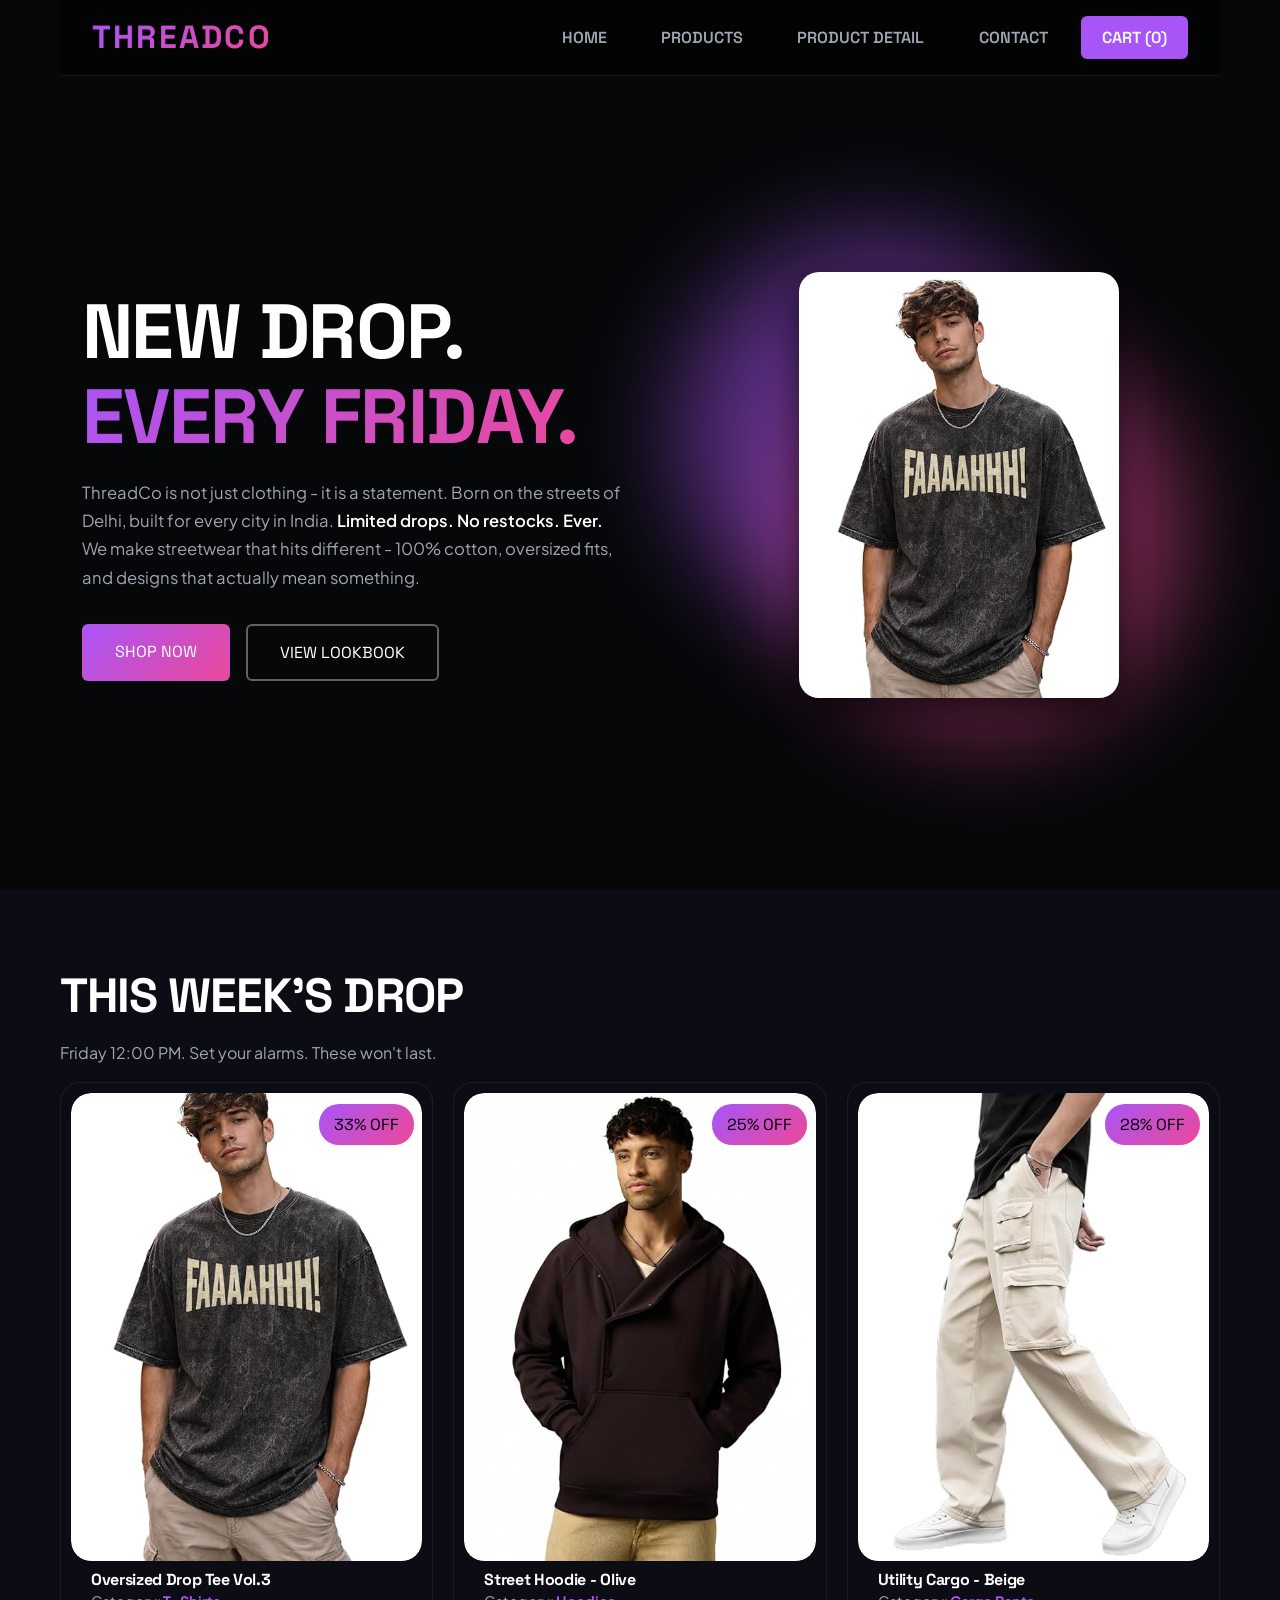
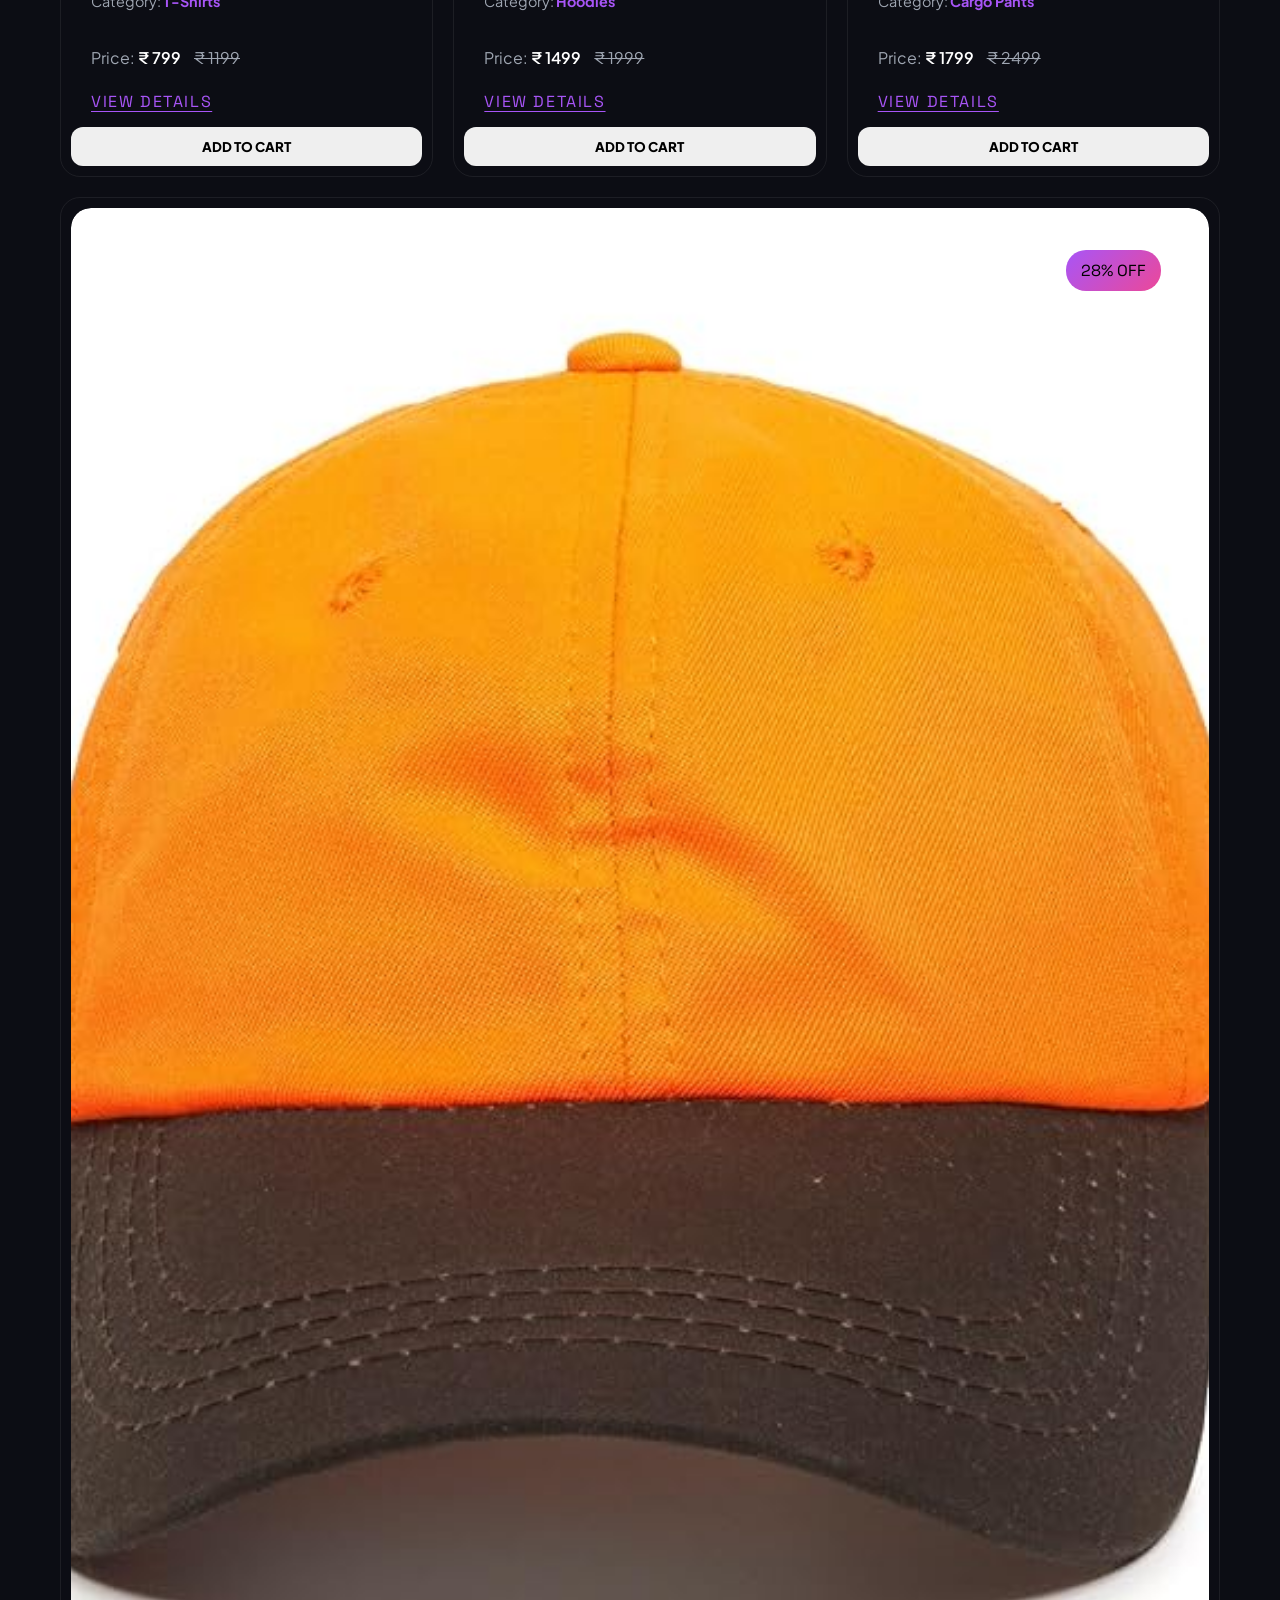
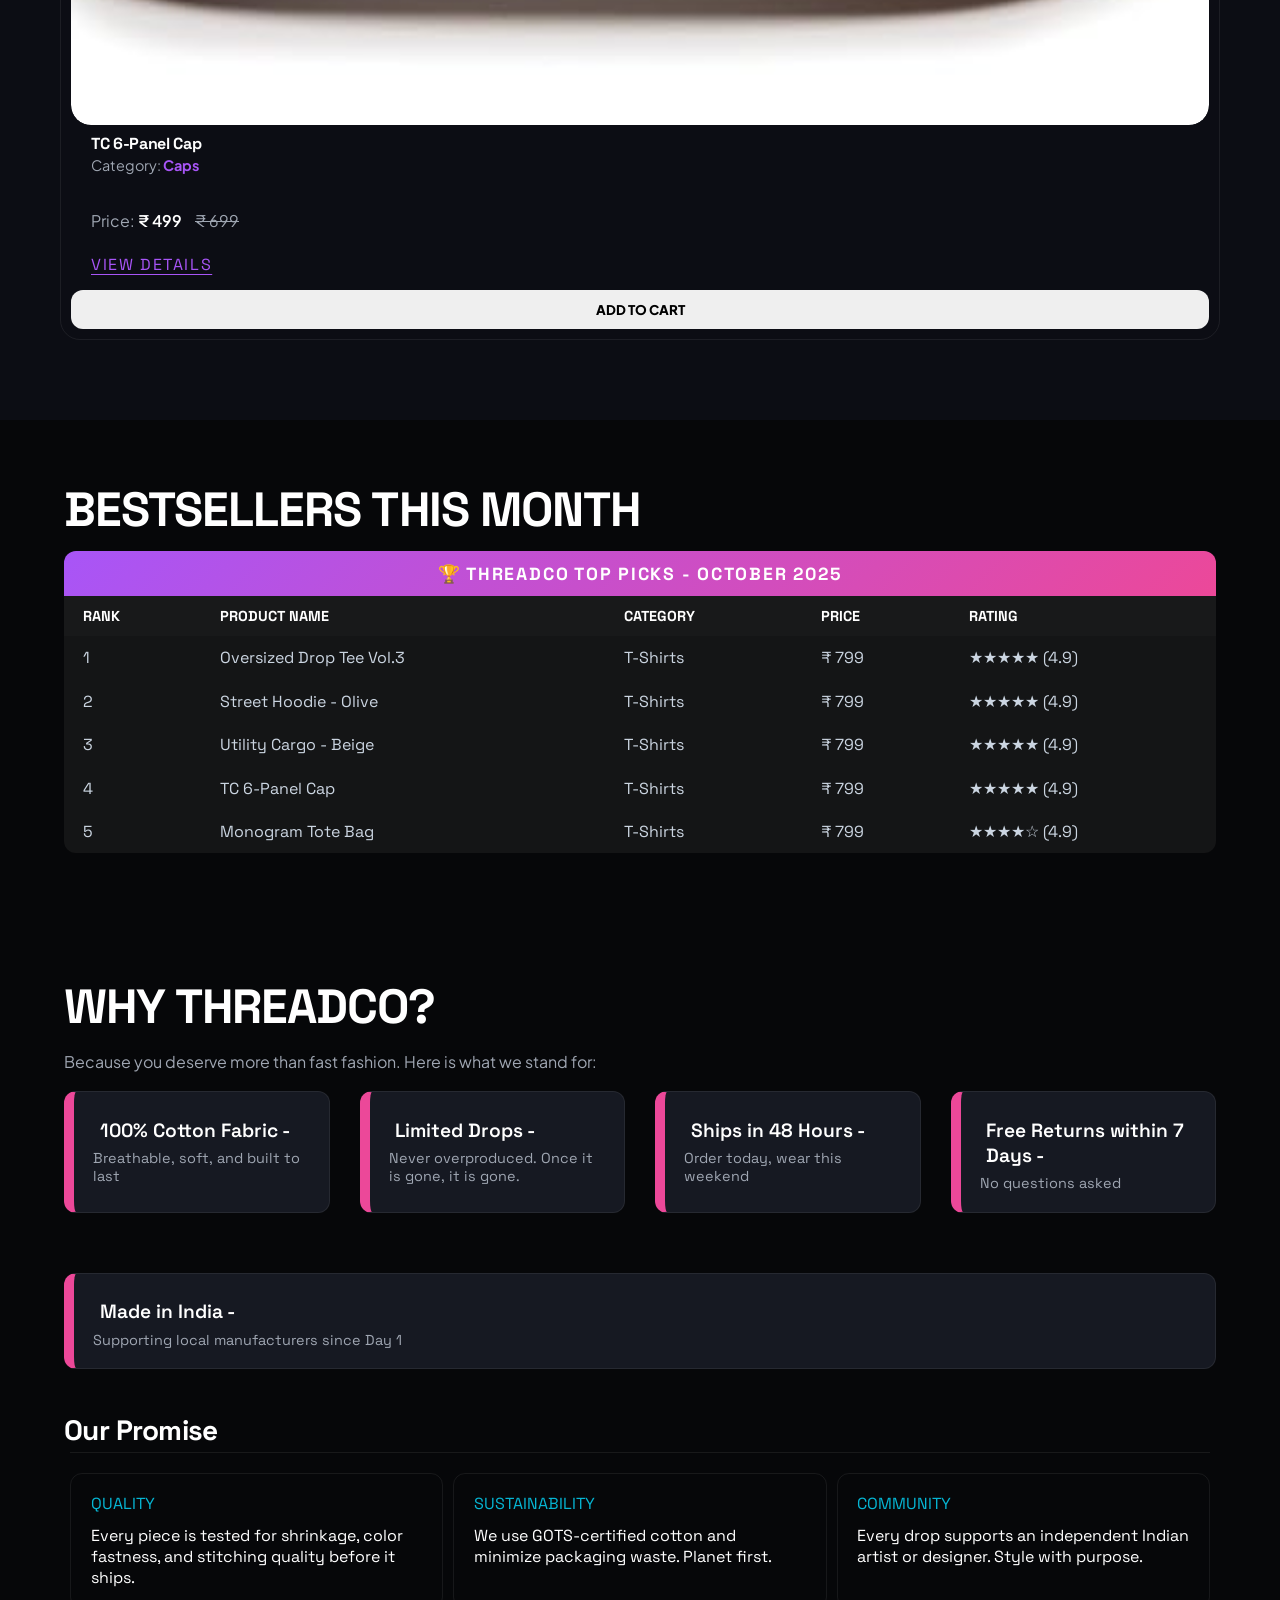
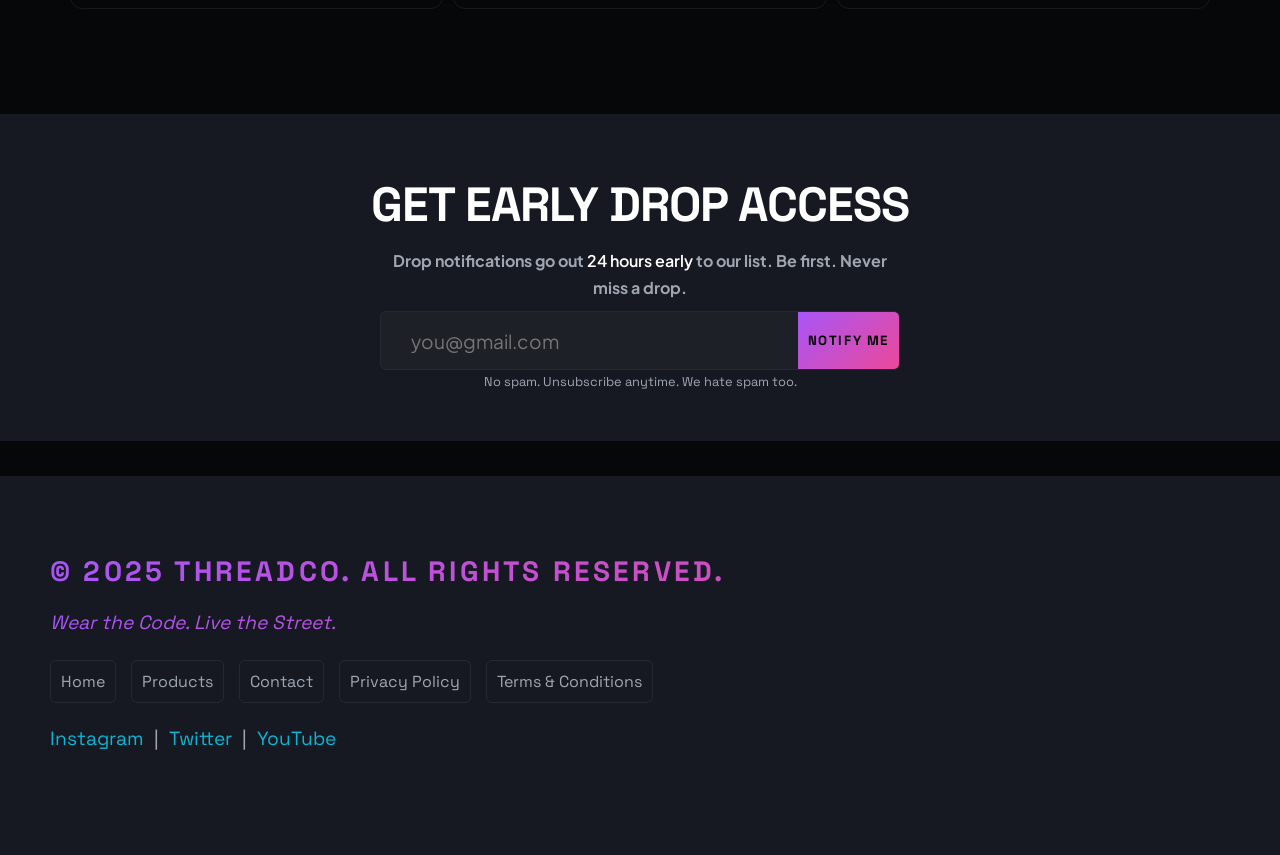
<file: index.html>
<!DOCTYPE html>
<html lang="en">

<head>
    <meta charset="UTF-8">
    <meta name="viewport" content="width=device-width, initial-scale=1.0">
    <title>Prabh</title>
    <link rel="stylesheet" href="css/style.css  ">
 
</head>

<body>
    <header>
        <h1>ThreadCo</h1>
        <!-- <p><em>Wear the Code. Live the Street.</em></p> -->
        <nav>
            <ul>
                <li><a href="index.html">Home</a></li>
                <li><a href="product.html">Products</a></li>
                <li><a href="product _detail.html">Product Detail</a></li>
                <li><a href="contact.html">Contact</a></li>
                <li><a href="#">Cart (0)</a></li>
            </ul>
        </nav>
    </header>
    <main>
        <section id="hero">
            <div class="left-hero">
                <h2>New Drop. <br> <span id="gradient-text">Every Friday.</span></h2>
                <p>ThreadCo is not just clothing - it is a statement. Born on the streets of Delhi, built for every city
                    in
                    India. <strong>Limited drops. No restocks. Ever.</strong></p>

                <p>We make streetwear that hits different - 100% cotton, oversized fits, and designs that actually mean
                    something.</p>
                <div id="ctn-hero">
                    <a href="" class="btn1">Shop Now</a>
                    <a href="" class="btn2">View Lookbook</a>
                </div>

            </div>
            <div class="right-hero">
                <div class="right-hero-img">
                     <img src="img/product 1.jpg" alt="faaaah">
                </div>
               
                <div class="glow circle1"></div>
                <div class="glow circle2"></div>
            </div>
        </section>
        <!------>
        <section id="week-drop">
            <h2>This Week's Drop</h2>
            <p>Friday 12:00 PM. Set your alarms. These won't last.</p>

            <div class="cards">
                <article>
                    <figure>
                        <img src="img/product 1.jpg" alt="ThreadCo Oversized Drop Tee Vol.3 in Black">
                        <figcaption>Oversized Drop Tee Vol.3</figcaption>
                    </figure>

                    <h3>Oversized Drop Tee Vol.3</h3>
                    <p>Category: <span>T-Shirts</span></p>
                    <p>Price: <strong>&#8377; 799</strong> <s>&#8377; 1199</s> </p>
                    <p><mark>33% OFF</mark></p>

                    <a href="product.html">View Details</a>
                    <button type="button">Add to Cart</button>

                </article>

                <article>
                    <figure>
                        <img src="img/product 2.jpg" alt="ThreadCo Street Hoodie in Olive Green">
                        <figcaption>Street Hoodie - Olive</figcaption>
                    </figure>

                    <h3>Street Hoodie - Olive</h3>
                    <p>Category: <span>Hoodies</span></p>
                    <p>Price: <strong>&#8377; 1499</strong> <s>&#8377; 1999</s></p>
                    <p><mark>25% OFF</mark></p>
                    <a href="product.html">View Details</a>
                    <button type="button">Add to Cart</button>
                </article>

                <article>
                    <figure>
                        <img src="img/product 3.jpg" alt="ThreadCo Cargo Pants in Beige">
                        <figcaption>Utility Cargo - Beige</figcaption>
                        <figcaption>sdkfmnierngie</figcaption>
                    </figure>
                    <h3>Utility Cargo - Beige</h3>
                    <p>Category: <span>Cargo Pants</span></p>
                    <p>Price: <strong>&#8377; 1799</strong> <s>&#8377; 2499</s></p>
                    <p><mark>28% OFF</mark></p>
                    <a href="product.html">View Details</a>
                    <button type="button">Add to Cart</button>

                </article>

                <article>
                    <figure>
                        <img src="img/product 4.jpg" alt="ThreadCo 6-Panel Cap in Black">
                        <figcaption>TC 6-Panel Cap</figcaption>
                    </figure>
                    <h3>TC 6-Panel Cap</h3>
                    <p>Category: <span>Caps</span></p>
                    <p>Price: <strong>&#8377; 499</strong> <s>&#8377; 699</s></p>
                    <p><mark>28% OFF</mark></p>
                    <a href="product.html">View Details</a>
                    <button type="button">Add to Cart</button>
                </article>
            </div>

        </section>
        <!------>
        <!--table_best-seller-->
        <section id="best-seller">
           
            <h2>Bestsellers This Month</h2>
             <div class="scroll-table">
            <table>
                <thead>
                    <tr>
                        <th colspan="5">&#127942; ThreadCo Top Picks - October 2025</th>

                    </tr>
                    <tr>
                        <th>Rank</th>
                        <th>Product Name</th>
                        <th>Category</th>
                        <th>Price</th>
                        <th>Rating</th>
                    </tr>
                </thead>
                <tbody>
                    <tr>
                        <td>1</td>
                        <td>Oversized Drop Tee Vol.3 </td>
                        <td>T-Shirts</td>
                        <td>&#8377; 799</td>
                        <td>&#9733;&#9733;&#9733;&#9733;&#9733; (4.9)</td>
                    </tr>
                    <tr>
                        <td>2</td>
                        <td>Street Hoodie - Olive</td>
                        <td>T-Shirts</td>
                        <td>&#8377; 799</td>
                        <td>&#9733;&#9733;&#9733;&#9733;&#9733; (4.9)</td>
                    </tr>
                    <tr>
                        <td>3</td>
                        <td>Utility Cargo - Beige</td>
                        <td>T-Shirts</td>
                        <td>&#8377; 799</td>
                        <td>&#9733;&#9733;&#9733;&#9733;&#9733; (4.9)</td>
                    </tr>
                    <tr>
                        <td>4</td>
                        <td>TC 6-Panel Cap</td>
                        <td>T-Shirts</td>
                        <td>&#8377; 799</td>
                        <td>&#9733;&#9733;&#9733;&#9733;&#9733; (4.9)</td>
                    </tr>
                    <tr>
                        <td>5</td>
                        <td>Monogram Tote Bag</td>
                        <td>T-Shirts</td>
                        <td>&#8377; 799</td>
                        <td>&#9733;&#9733;&#9733;&#9733;&#9734; (4.9)</td>
                    </tr>
                </tbody>

            </table>
            </div>
        </section>
        <!--why thread co -->
        <section id="why-thredco">
            <h2>Why ThreadCo?</h2>
            <p>Because you deserve more than fast fashion. Here is what we stand for:</p>
            <ul>
                <li><strong>100% Cotton Fabric - </strong> Breathable, soft, and built to last</li>
                <li><strong>Limited Drops -</strong> Never overproduced. Once it is gone, it is gone.</li>
                <li><strong>Ships in 48 Hours -</strong> Order today, wear this weekend</li>
                <li><strong>Free Returns within 7 Days -</strong> No questions asked</li>
                <li><strong>Made in India -</strong> Supporting local manufacturers since Day 1</li>
            </ul>
            <h3>Our Promise</h3>
            <dl>
                <section>
                <dt>Quality</dt>
                <dd>Every piece is tested for shrinkage, color fastness, and stitching quality before it ships.</dd>
</section>
<section>
                <dt>Sustainability</dt>
                <dd>We use GOTS-certified cotton and minimize packaging waste. Planet first.</dd>
</section>
<section>
                <dt>Community</dt>
                <dd>Every drop supports an independent Indian artist or designer. Style with purpose.</dd>
                </section>
            </div>
        </section>
        <section id="get-early">
            <h2>Get Early Drop Access</h2>
            <p>Drop notifications go out <strong>24 hours early</strong> to our list. Be first. Never miss a drop.</p>
            <form action="#">
                <label for="email">Your Email:</label>
                <input type="email" id="email" name="email" placeholder="you@gmail.com">
                <button type="submit">Notify Me</button>              
            </form>
             <small>No spam. Unsubscribe anytime. We hate spam too.</small> 
        </section>
    </main>
    <footer>
        <h3>&copy; 2025 ThreadCo. All rights reserved.</h3>
        <p><em>Wear the Code. Live the Street.</em></p>
        <nav>
            <ul>
                <li><a href="index.html">Home</a></li>
                <li><a href="products.html">Products</a></li>
                <li><a href="contact.html">Contact</a></li>
                <li><a href="#">Privacy Policy</a></li>
                <li><a href="#">Terms &amp; Conditions</a></li>
            </ul>
        </nav>
        <p>
            <a href="https://instagram.com" target="_blank">Instagram</a>
            &nbsp;|&nbsp;
            <a href="https://twitter.com" target="_blank">Twitter</a>
            &nbsp;|&nbsp;
            <a href="https://youtube.com" target="_blank">YouTube</a>
        </p>
    </footer>
</body>

</html>
</file>
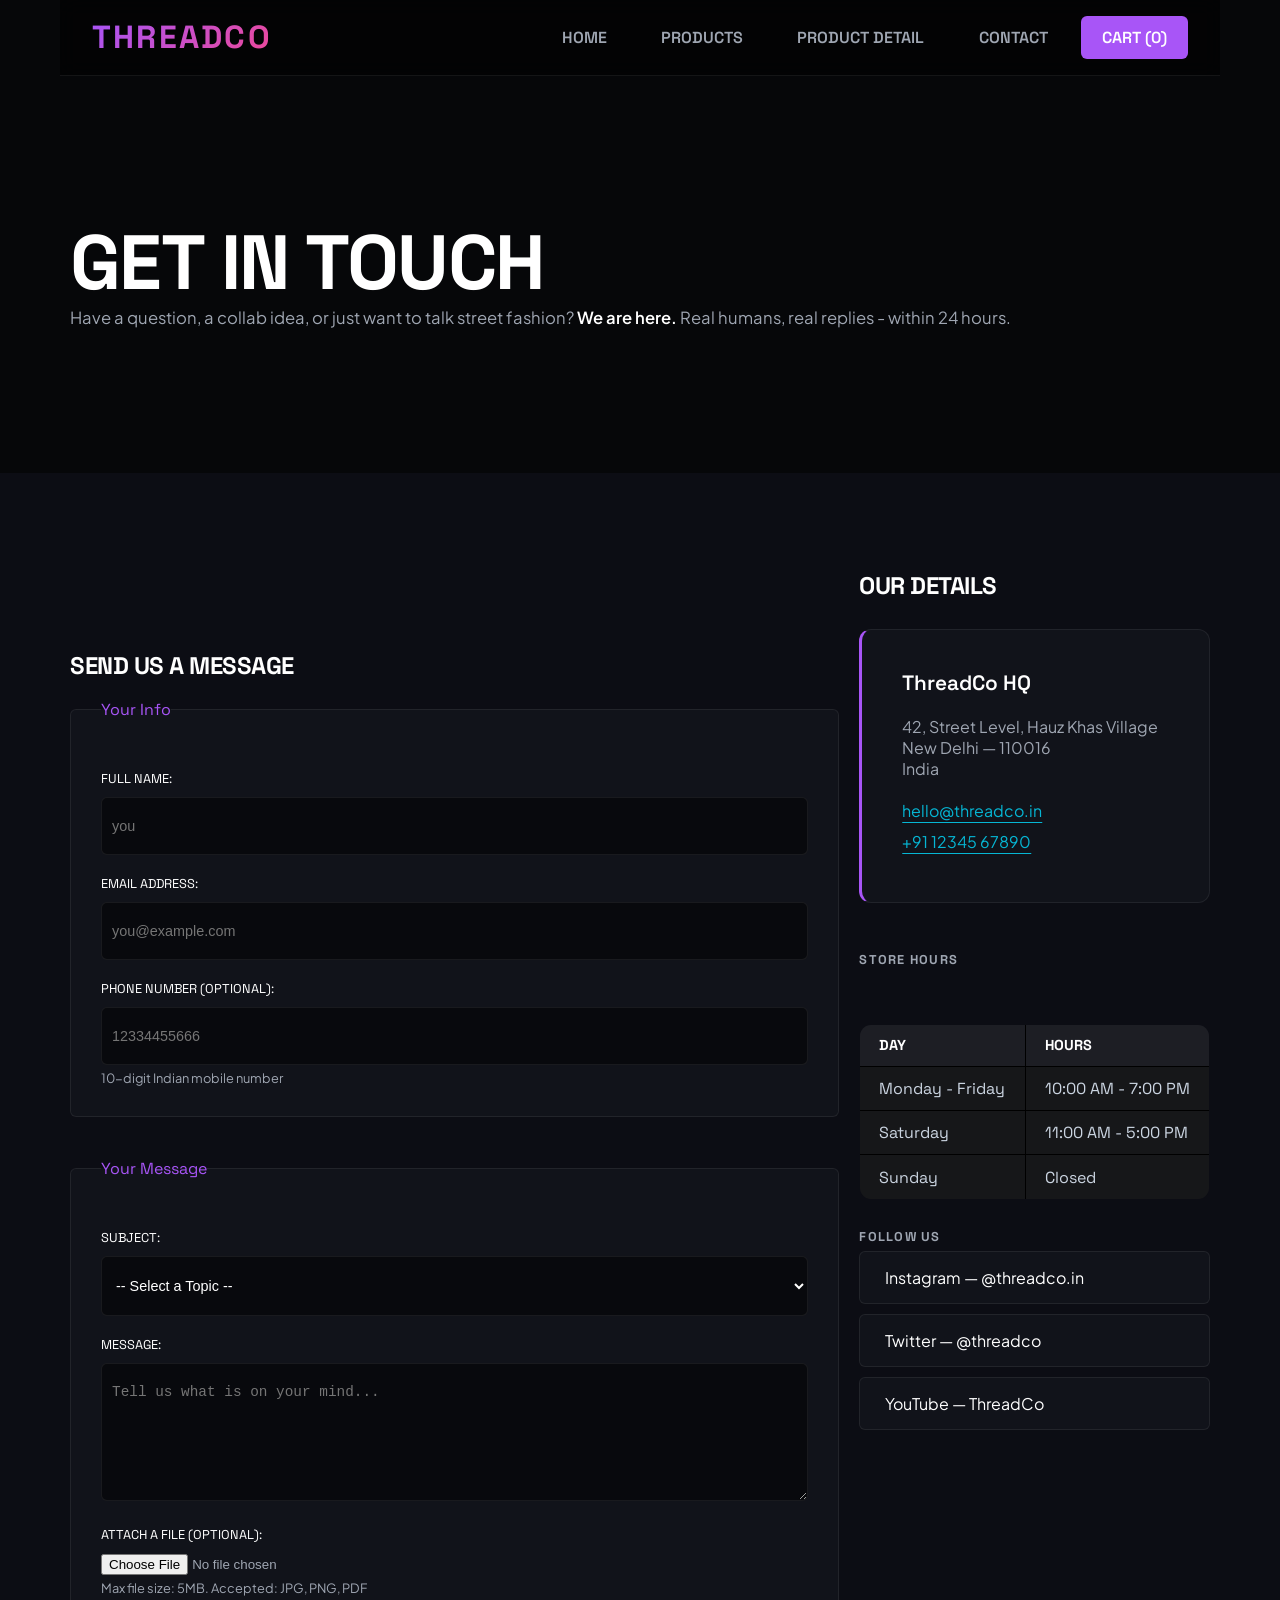
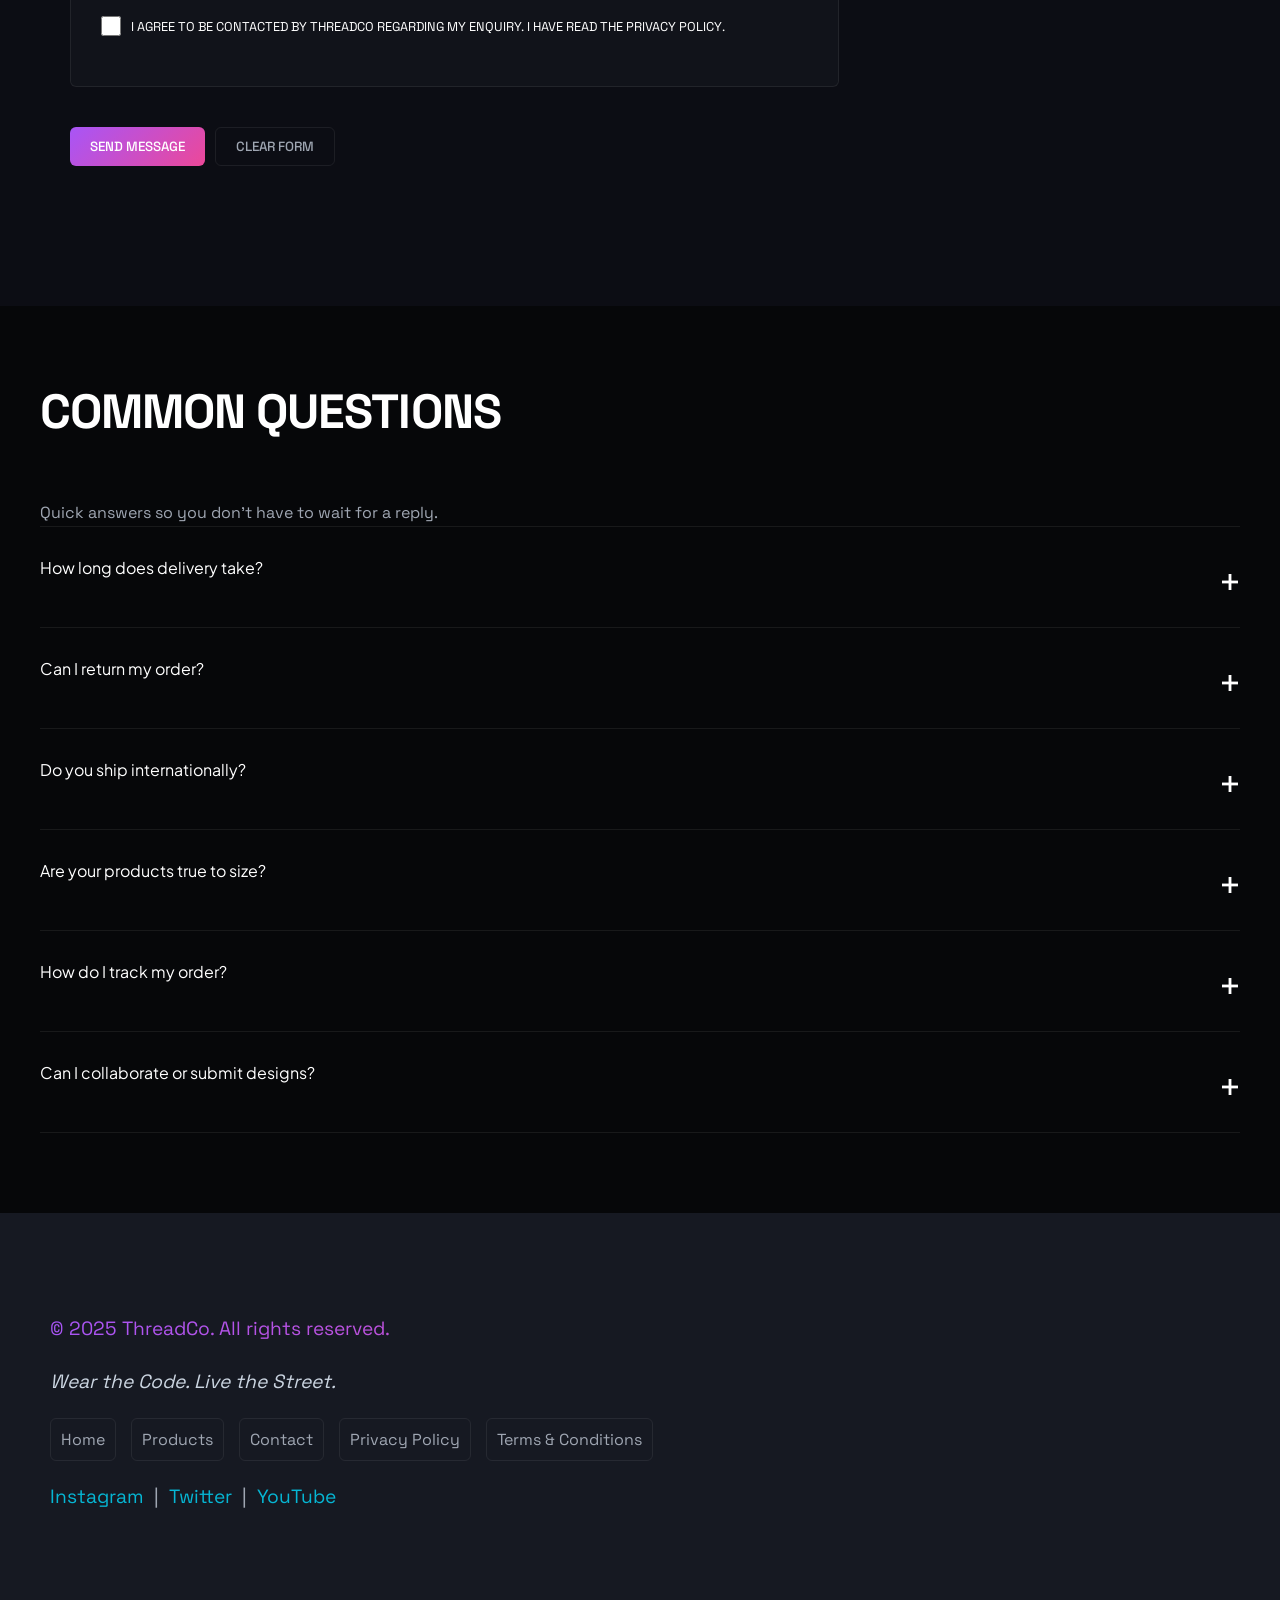
<file: contact.html>
<!DOCTYPE html>
<html lang="en">

<head>
    <meta charset="UTF-8">
    <meta name="viewport" content="width=device-width, initial-scale=1.0">
    <title>ThreadCo - Wear the Code. Live the Street.</title>
    <link rel="stylesheet" href="css/style.css">
    <style>
        table,
        tr,
        td,
        th {
            border: solid 1px black;
            border-collapse: collapse;

        }
    </style>
</head>

<body>
    <header>
        <h1>ThreadCo</h1>
        <!-- <p><em>Wear the Code. Live the Street.</em></p> -->
        <nav>
            <ul>
                <li><a href="index.html">Home</a></li>
                <li><a href="product.html">Products</a></li>
                <li><a href="product _detail.html">Product Detail</a></li>
                <li><a href="contact.html">Contact</a></li>
                <li><a href="#">Cart (0)</a></li>
            </ul>
        </nav>
    </header>
    <main>
        <section class="get-in-touch">
            <h2>Get In Touch</h2>
            <p>Have a question, a collab idea, or just want to talk street fashion? <strong>We are here.</strong> Real
                humans, real replies - within 24 hours.</p>
        </section>

        <div id="contact-feild">
            <section id="send-us-message">
                <h2>Send Us a Message</h2>

                <form action="">

                    <fieldset>
                        <legend>Your Info</legend>

                        <label for="fullname">Full Name:</label>
                        <input type="text" id="fullname" name="fullname" placeholder="you" required minlength="2"
                            maxlength="60">

                        <label for="email">Email Address:</label>
                        <input type="email" id="email" name="email" placeholder="you@example.com" required>


                        <label for="phone">Phone Number (optional):</label>
                        <input type="tel" id="phone" name="phone" placeholder="12334455666">

                        <small>10-digit Indian mobile number</small>
                    </fieldset>

                    <br>

                    <fieldset>
                        <legend>Your Message</legend>

                        <label for="subject">Subject:</label>
                        <select id="subject" name="subject" required>
                            <option value="">-- Select a Topic --</option>
                            <option value="order-issue">Order Issue</option>
                            <option value="return-refund">Return / Refund</option>
                            <option value="collaboration">Collaboration / Partnership</option>
                            <option value="wholesale">Wholesale Enquiry</option>
                            <option value="general">General Query</option>
                        </select>


                        <label for="message">Message:</label>

                        <textarea id="message" name="message" rows="6" cols="50"
                            placeholder="Tell us what is on your mind..." required minlength="20"></textarea>

                        <label for="attachment">Attach a File (optional):</label>
                        <input type="file" id="attachment" name="attachment">

                        <small>Max file size: 5MB. Accepted: JPG, PNG, PDF</small>

                        <div class="consent">
                            <input type="checkbox" id="consent" name="consent" required>
                            <label for="consent">
                                I agree to be contacted by ThreadCo regarding my enquiry.
                                I have read the <a href="#">Privacy Policy</a>.
                            </label>
                        </div>
                    </fieldset>


                    <div class="contact-btns">
                        <button type="submit">Send Message</button>
                        <button type="reset">Clear Form</button>
                    </div>
                </form>
            </section>


            <section id="our-details">
                <h2>Our Details</h2>

                <address>
                    <strong>ThreadCo HQ</strong> <br>
                    42, Street Level, Hauz Khas Village <br>
                    New Delhi — 110016 <br>
                    India
                    <br><br>
                    <a href="mailto:hello@threadco.in">hello@threadco.in</a>
                    <br>
                    <a href="tel:+911234567890">+91 12345 67890</a>
                </address>

              

                <div>
                      <h3>Store Hours</h3>
                      <div class="scroll-table">
                    <table>
                        <tr>
                            <th>Day</th>
                            <th>Hours</th>
                        </tr>
                        <tr>
                            <td>Monday - Friday</td>
                            <td>10:00 AM - 7:00 PM</td>
                        </tr>
                        <tr>
                            <td>Saturday</td>
                            <td>11:00 AM - 5:00 PM</td>
                        </tr>
                        <tr>
                            <td>Sunday</td>
                            <td>Closed</td>
                        </tr>
                    </table>
                    </div>
                </div>
                <div class="our-servicesSocial">
                    <h3>Follow Us</h3>
                    <ul>
                        <li><a href="https://instagram.com" target="_blank">Instagram &mdash; @threadco.in</a></li>
                        <li><a href="https://twitter.com" target="_blank">Twitter &mdash; @threadco</a></li>
                        <li><a href="https://youtube.com" target="_blank">YouTube &mdash; ThreadCo</a></li>
                    </ul>
                </div>
            </section>

        </div>
        <section id="common-questions">

            <h2>Common Questions</h2>
            <p>Quick answers so you don&rsquo;t have to wait for a reply.</p>
            <details>
                <summary>How long does delivery take?</summary>
                <p>
                    We ship within <strong>48 hours</strong> of order confirmation.
                    Standard delivery takes <strong>3&mdash;5 business days</strong> across India.
                    Express delivery (1&mdash;2 days) is available at checkout for select pin codes.
                </p>
            </details>

            <details>
                <summary>Can I return my order?</summary>
                <p>
                    Yes! We offer <strong>free returns within 7 days</strong> of delivery.
                    The item must be unworn, unwashed, and in its original packaging with all tags attached.
                    Initiate your return from the Orders section of your account.
                </p>
            </details>

            <details>
                <summary>Do you ship internationally?</summary>
                <p>
                    Not yet &mdash; but we&rsquo;re working on it.
                    International shipping is planned for early 2026.
                    Sign up for our newsletter to get notified first.
                </p>
            </details>

            <details>
                <summary>Are your products true to size?</summary>
                <p>
                    ThreadCo tees and hoodies are <strong>oversized by design</strong>.
                    If you prefer a more fitted look, we recommend sizing down.
                    Check the <a href="product.html#size-chart">Size Guide</a> on any product page for exact
                    measurements.
                </p>
            </details>

            <details>
                <summary>How do I track my order?</summary>
                <p>
                    Once your order ships, you will receive a tracking link via SMS and email.
                    You can also track your order by entering your order ID on our
                    <a href="#">Order Tracking page</a>.
                </p>
            </details>

            <details>
                <summary>Can I collaborate or submit designs?</summary>
                <p>
                    Absolutely. ThreadCo works with independent Indian artists on every drop.
                    If you have a design concept or want to collab, reach out via the form above
                    and select <strong>&ldquo;Collaboration / Partnership&rdquo;</strong> as the subject.
                    We read every single message.
                </p>
            </details>

        </section>
    </main>
    <footer>
        <p>&copy; 2025 ThreadCo. All rights reserved.</p>
        <p><em>Wear the Code. Live the Street.</em></p>
        <nav>
            <ul>
                <li><a href="index.html">Home</a></li>
                <li><a href="products.html">Products</a></li>
                <li><a href="contact.html">Contact</a></li>
                <li><a href="#">Privacy Policy</a></li>
                <li><a href="#">Terms &amp; Conditions</a></li>
            </ul>
        </nav>
        <p>
            <a href="https://instagram.com" target="_blank">Instagram</a>
            &nbsp;|&nbsp;
            <a href="https://twitter.com" target="_blank">Twitter</a>
            &nbsp;|&nbsp;
            <a href="https://youtube.com" target="_blank">YouTube</a>
        </p>
    </footer>
</body>

</html>
</file>
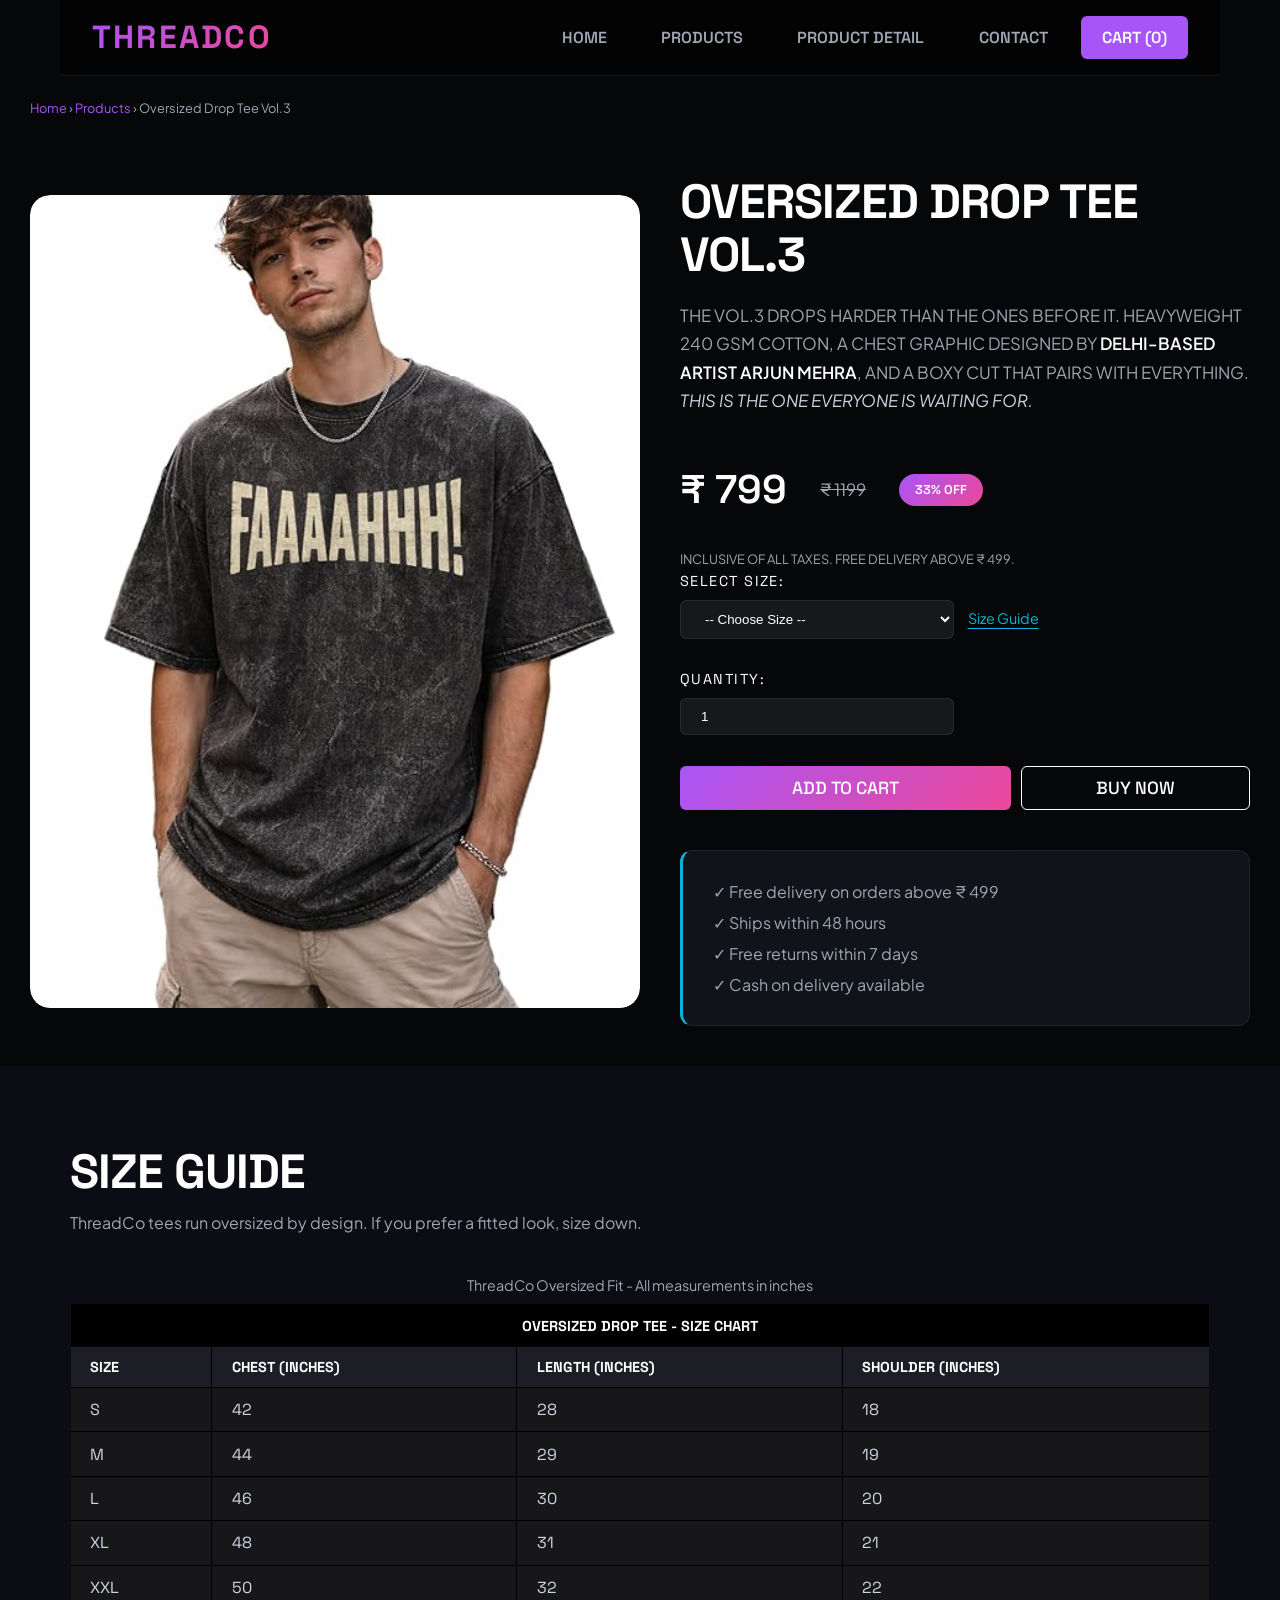
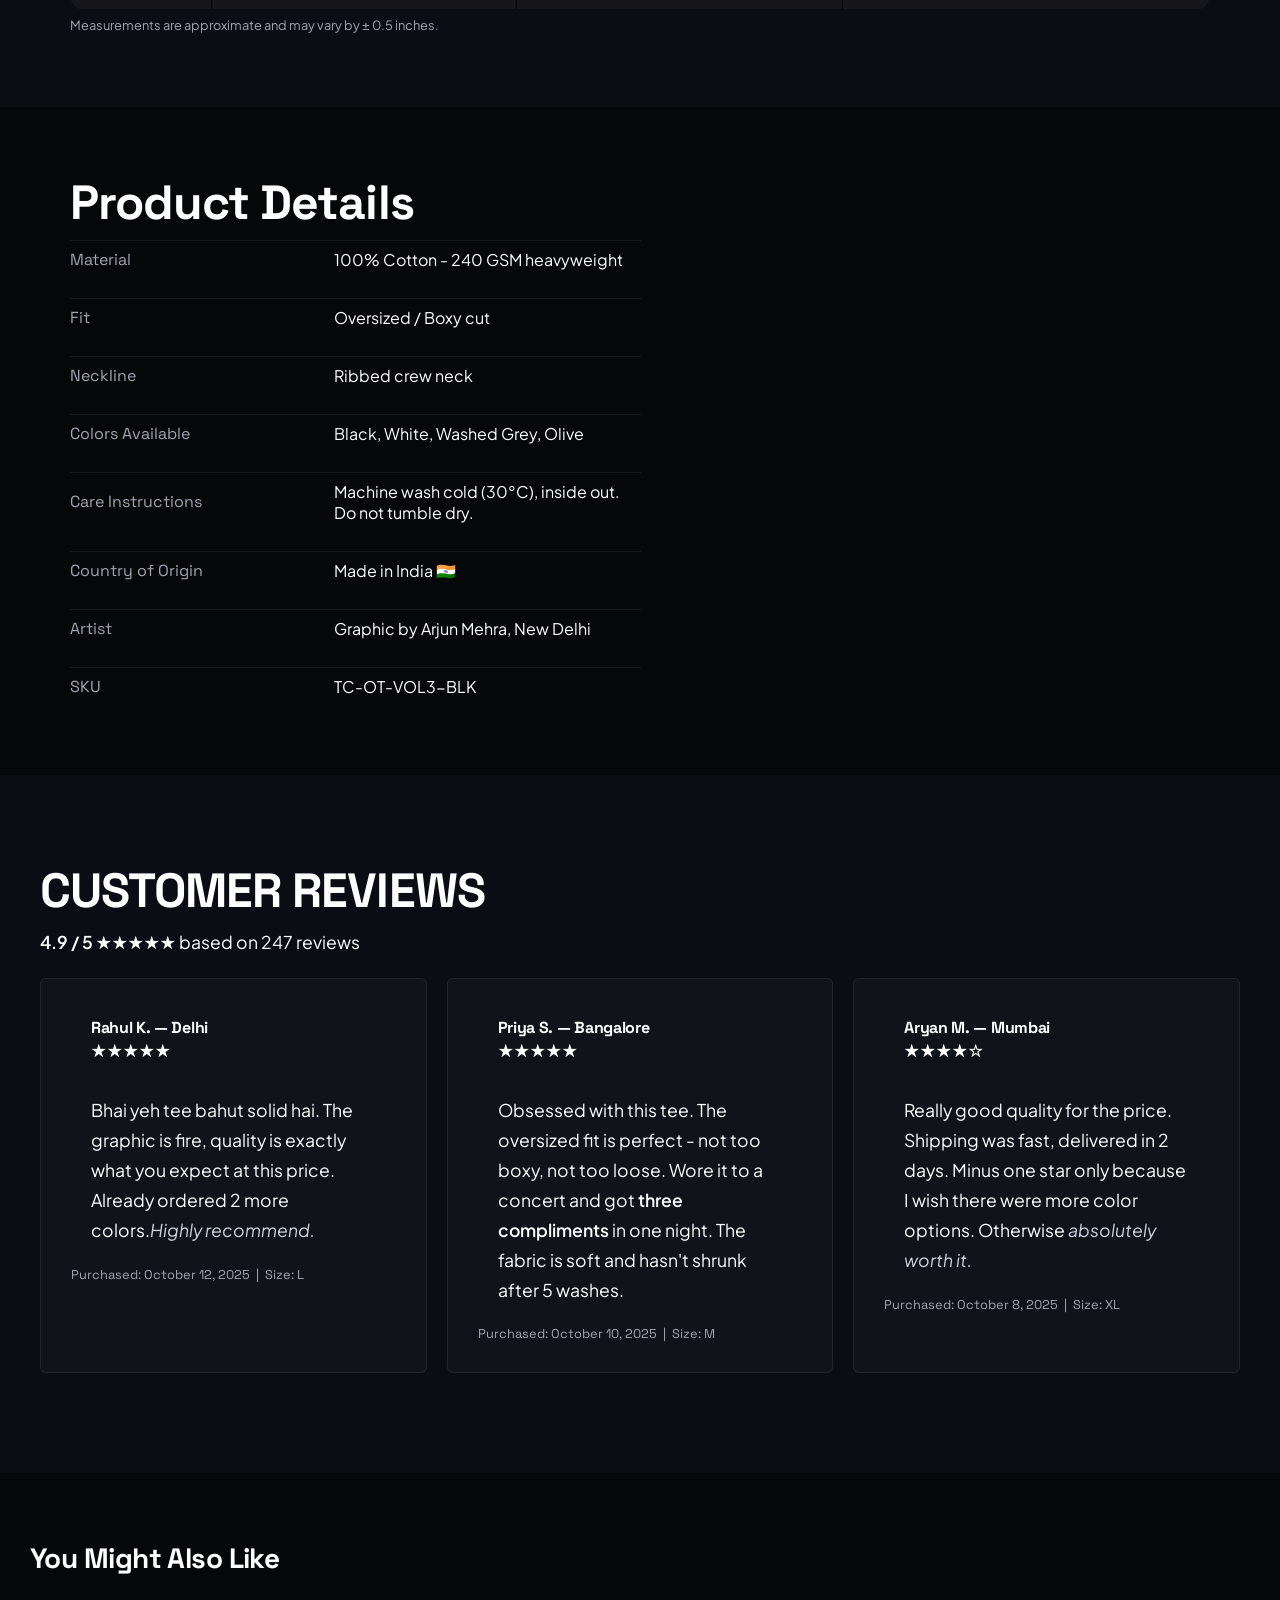
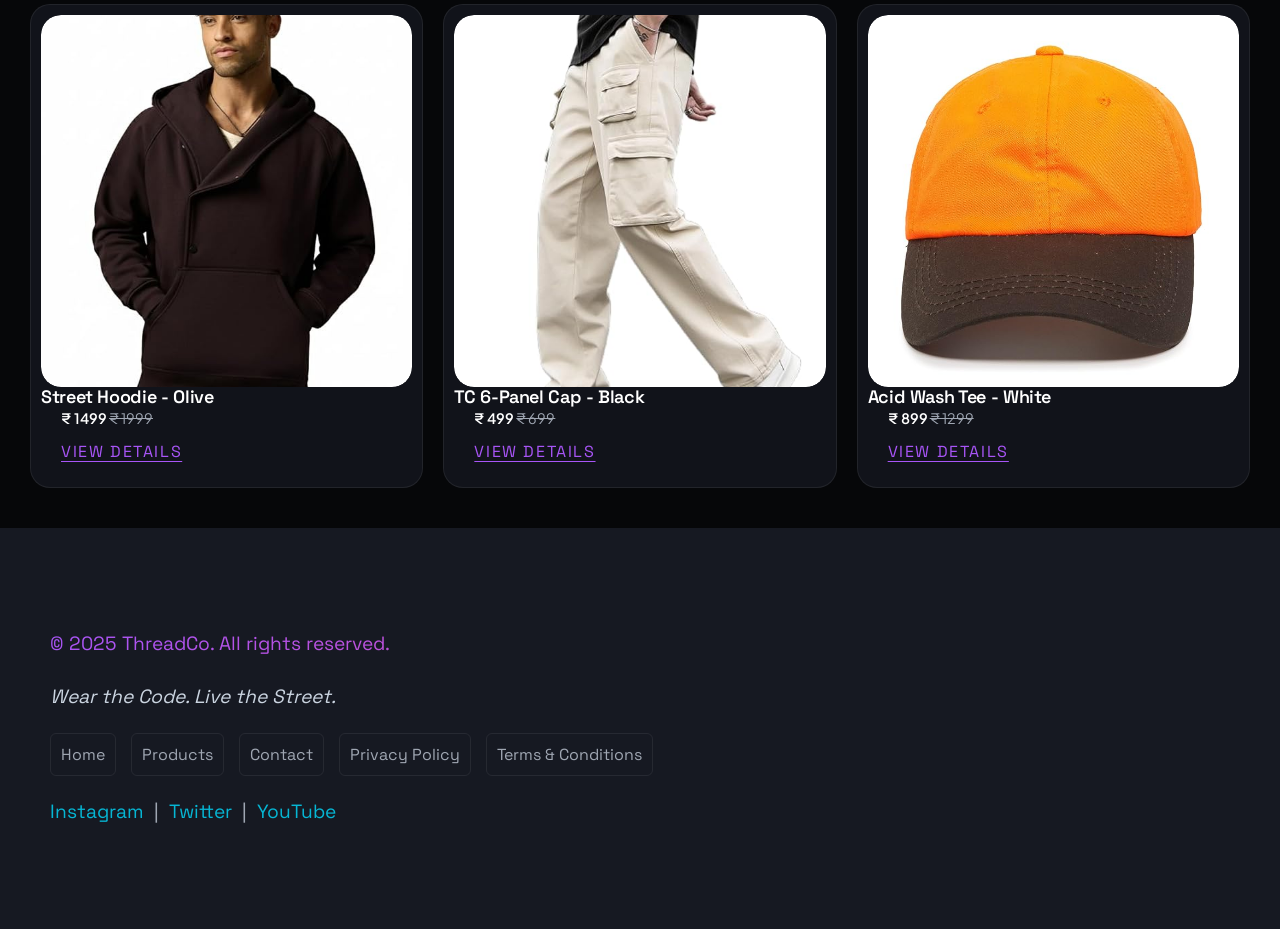
<file: product _detail.html>
<!DOCTYPE html>
<html lang="en">

<head>
    <meta charset="UTF-8">
    <meta name="viewport" content="width=device-width, initial-scale=1.0">
    <title>Contact - ThreadCo</title>
    <style>
        table,
        tr,
        td,
        th {
            border: 1px solid black;
            border-collapse: collapse;
        }
    </style>
    <link rel="stylesheet" href="css/style.css">
</head>

<body>
    <!---header-->
    <header>
        <h1>ThreadCo</h1>
        <!-- <p><em>Wear the Code. Live the Street.</em></p> -->
        <nav>
            <ul>
                <li><a href="index.html">Home</a></li>
                <li><a href="product.html">Products</a></li>
                <li><a href="product _detail.html">Product Detail</a></li>
                <li><a href="contact.html">Contact</a></li>
                <li><a href="#">Cart (0)</a></li>
            </ul>
        </nav>
    </header>
    <!--section-->
    <main>
        <nav aria-label="breadcrumb">
            <a href="index.html">Home</a>
            &rsaquo;
            <a href="product.html">Products</a>
            &rsaquo;
            Oversized Drop Tee Vol.3
        </nav>
        <Section id="product-detail">
            <figure>
                <img src="img/product 1.jpg" alt="">
                <figcaption>Oversized Drop Tee Vol.3 - Black Colorway</figcaption>
            </figure>
            <div class="product-detail-left">
                <h2>Oversized Drop Tee Vol.3</h2>
                <p>
                    The Vol.3 drops harder than the ones before it. Heavyweight 240 GSM cotton,
                    a chest graphic designed by <strong>Delhi-based artist Arjun Mehra</strong>,
                    and a boxy cut that pairs with everything.
                    <em>This is the one everyone is waiting for.</em>
                </p>
                <p>
                    <strong>&#8377; 799</strong>
                    &nbsp;
                    <s>&#8377; 1199</s>
                    &nbsp;
                    <mark>33% OFF</mark>
                </p>
                <p><small>Inclusive of all taxes. Free delivery above ₹ 499.</small></p>

                <label for="size-select">Select Size:</label>
                <select id="size-select" name="size">
                    <option value="">-- Choose Size --</option>
                    <option value="S">S</option>
                    <option value="M">M</option>
                    <option value="L">L</option>
                    <option value="XL">XL</option>
                    <option value="XXL">XXL</option>
                </select>
                <a href="#size-chart">Size Guide</a>

                <br><br>

                <label for="quantity">Quantity:</label>
                <input type="number" id="quantity" name="quantity" value="1" min="1" max="10">

                <br><br>

                <div class="product-detail-btns">
                    <button type="button">Add to Cart</button>
                    <button type="button">Buy Now</button>
                </div>

                <ul>
                    <li>&#10003; Free delivery on orders above &#8377; 499</li>
                    <li>&#10003; Ships within 48 hours</li>
                    <li>&#10003; Free returns within 7 days</li>
                    <li>&#10003; Cash on delivery available</li>
                </ul>
            </div>
        </Section>
        <section id="sizeGuide">
            <h2>Size Guide</h2>
            <p>ThreadCo tees run oversized by design. If you prefer a fitted look, size down.</p>
            <div class="scroll-table">
            <table>
                <caption>ThreadCo Oversized Fit - All measurements in inches</caption>
                <tr>
                    <th colspan="4">Oversized Drop Tee - Size Chart</th>
                </tr>
                <tr>
                    <th>Size</th>
                    <th>Chest (inches)</th>
                    <th>Length (inches)</th>
                    <th>Shoulder (inches)</th>
                </tr>
                <tr>
                    <td>S</td>
                    <td>42</td>
                    <td>28</td>
                    <td>18</td>
                </tr>
                <tr>
                    <td>M</td>
                    <td>44</td>
                    <td>29</td>
                    <td>19</td>
                </tr>
                <tr>
                    <td>L</td>
                    <td>46</td>
                    <td>30</td>
                    <td>20</td>
                </tr>
                <tr>
                    <td>XL</td>
                    <td>48</td>
                    <td>31</td>
                    <td>21</td>
                </tr>
                <tr>
                    <td>XXL</td>
                    <td>50</td>
                    <td>32</td>
                    <td>22</td>
                </tr>
            </table>
            </div>
            <p><small>Measurements are approximate and may vary by &#177; 0.5 inches.</small></p>
        </section>
        <section id="product-details">
            <h2>Product Details</h2>
            <dl>
                <div>
                    <dt>Material</dt>
                    <dd>100% Cotton - 240 GSM heavyweight</dd>
                </div>

                <div>
                    <dt>Fit</dt>
                    <dd>Oversized / Boxy cut</dd>
                </div>

                <div>
                    <dt>Neckline</dt>
                    <dd>Ribbed crew neck</dd>
                </div>

                <div>
                    <dt>Colors Available</dt>
                    <dd>Black, White, Washed Grey, Olive</dd>
                </div>

                <div>
                    <dt>Care Instructions</dt>
                    <dd>Machine wash cold (30&deg;C), inside out. Do not tumble dry.</dd>
                </div>

                <div>
                    <dt>Country of Origin</dt>
                    <dd>Made in India &#127470;&#127475;</dd>
                </div>

                <div>
                    <dt>Artist</dt>
                    <dd>Graphic by Arjun Mehra, New Delhi</dd>
                </div>

                <div>
                    <dt>SKU</dt>
                    <dd>TC-OT-VOL3-BLK</dd>
                </div>
            </dl>
        </section>

        <section id="customer-reviews">
            <h2>Customer Reviews</h2>
            <p>
                <strong>4.9 / 5</strong>
                &#9733;&#9733;&#9733;&#9733;&#9733;
                based on 247 reviews
            </p>

            <div class="customer-reviews-details">
                <article>
                    <h3>Rahul K. &mdash; Delhi</h3>
                    <p>&#9733;&#9733;&#9733;&#9733;&#9733;</p>
                    <p> Bhai yeh tee bahut solid hai. The graphic is fire, quality is exactly what
                        you expect at this price. Already ordered 2 more colors.<em>Highly recommend.</em></p>
                    <small>Purchased: October 12, 2025 &nbsp;|&nbsp; Size: L</small>
                </article>

                <article>
                    <h3>Priya S. &mdash; Bangalore</h3>
                    <p>&#9733;&#9733;&#9733;&#9733;&#9733;</p>
                    <p>
                        Obsessed with this tee. The oversized fit is perfect - not too boxy,
                        not too loose. Wore it to a concert and got <strong>three compliments</strong> in one night.
                        The fabric is soft and hasn't shrunk after 5 washes.
                    </p>
                    <small>Purchased: October 10, 2025 &nbsp;|&nbsp; Size: M</small>
                </article>

                <article>
                    <h3>Aryan M. &mdash; Mumbai</h3>
                    <p>&#9733;&#9733;&#9733;&#9733;&#9734;</p>
                    <p>
                        Really good quality for the price. Shipping was fast, delivered in 2 days.
                        Minus one star only because I wish there were more color options.
                        Otherwise <em>absolutely worth it.</em>
                    </p>
                    <small>Purchased: October 8, 2025 &nbsp;|&nbsp; Size: XL</small>
                </article>
            </div>
        </section>
        <section id="might-also-like">
            <h3>You Might Also Like</h3>
            <div class="also-like-items">
                <article>
                    <figure>
                        <img src="img/product 2.jpg" alt="">
                        <figcaption>Street Hoodie - Olive</figcaption>
                    </figure>
                    <h4>Street Hoodie - Olive</h4>
                    <p><strong>&#8377; 1499</strong> <s>&#8377; 1999</s></p>
                    <a href="product.html">View Details</a>
                </article>


                <article>
                    <figure>
                        <img src="img/product 3.jpg" alt="ThreadCo TC 6-Panel Cap in Black">
                        <figcaption>TC 6-Panel Cap - Black</figcaption>
                    </figure>
                    <h4>TC 6-Panel Cap - Black</h4>
                    <p><strong>&#8377; 499</strong> <s>&#8377; 699</s></p>
                    <a href="product.html">View Details</a>
                </article>

                <article>
                    <figure>
                        <img src="img/product 4.jpg" alt="ThreadCo Acid Wash Tee in White">
                        <figcaption>Acid Wash Tee - White</figcaption>
                    </figure>
                    <h4>Acid Wash Tee - White</h4>
                    <p><strong>&#8377; 899</strong> <s>&#8377; 1299</s></p>
                    <a href="product.html">View Details</a>
                </article>
            </div>
        </section>
        </section>
    </main>
    <!--footer-->
    <footer>
        <p>&copy; 2025 ThreadCo. All rights reserved.</p>
        <p><em>Wear the Code. Live the Street.</em></p>
        <nav>
            <ul>
                <li><a href="index.html">Home</a></li>
                <li><a href="products.html">Products</a></li>
                <li><a href="contact.html">Contact</a></li>
                <li><a href="#">Privacy Policy</a></li>
                <li><a href="#">Terms &amp; Conditions</a></li>
            </ul>
        </nav>
        <p>
            <a href="https://instagram.com" target="_blank">Instagram</a>
            &nbsp;|&nbsp;
            <a href="https://twitter.com" target="_blank">Twitter</a>
            &nbsp;|&nbsp;
            <a href="https://youtube.com" target="_blank">YouTube</a>
        </p>
    </footer>
</body>

</html>
</file>
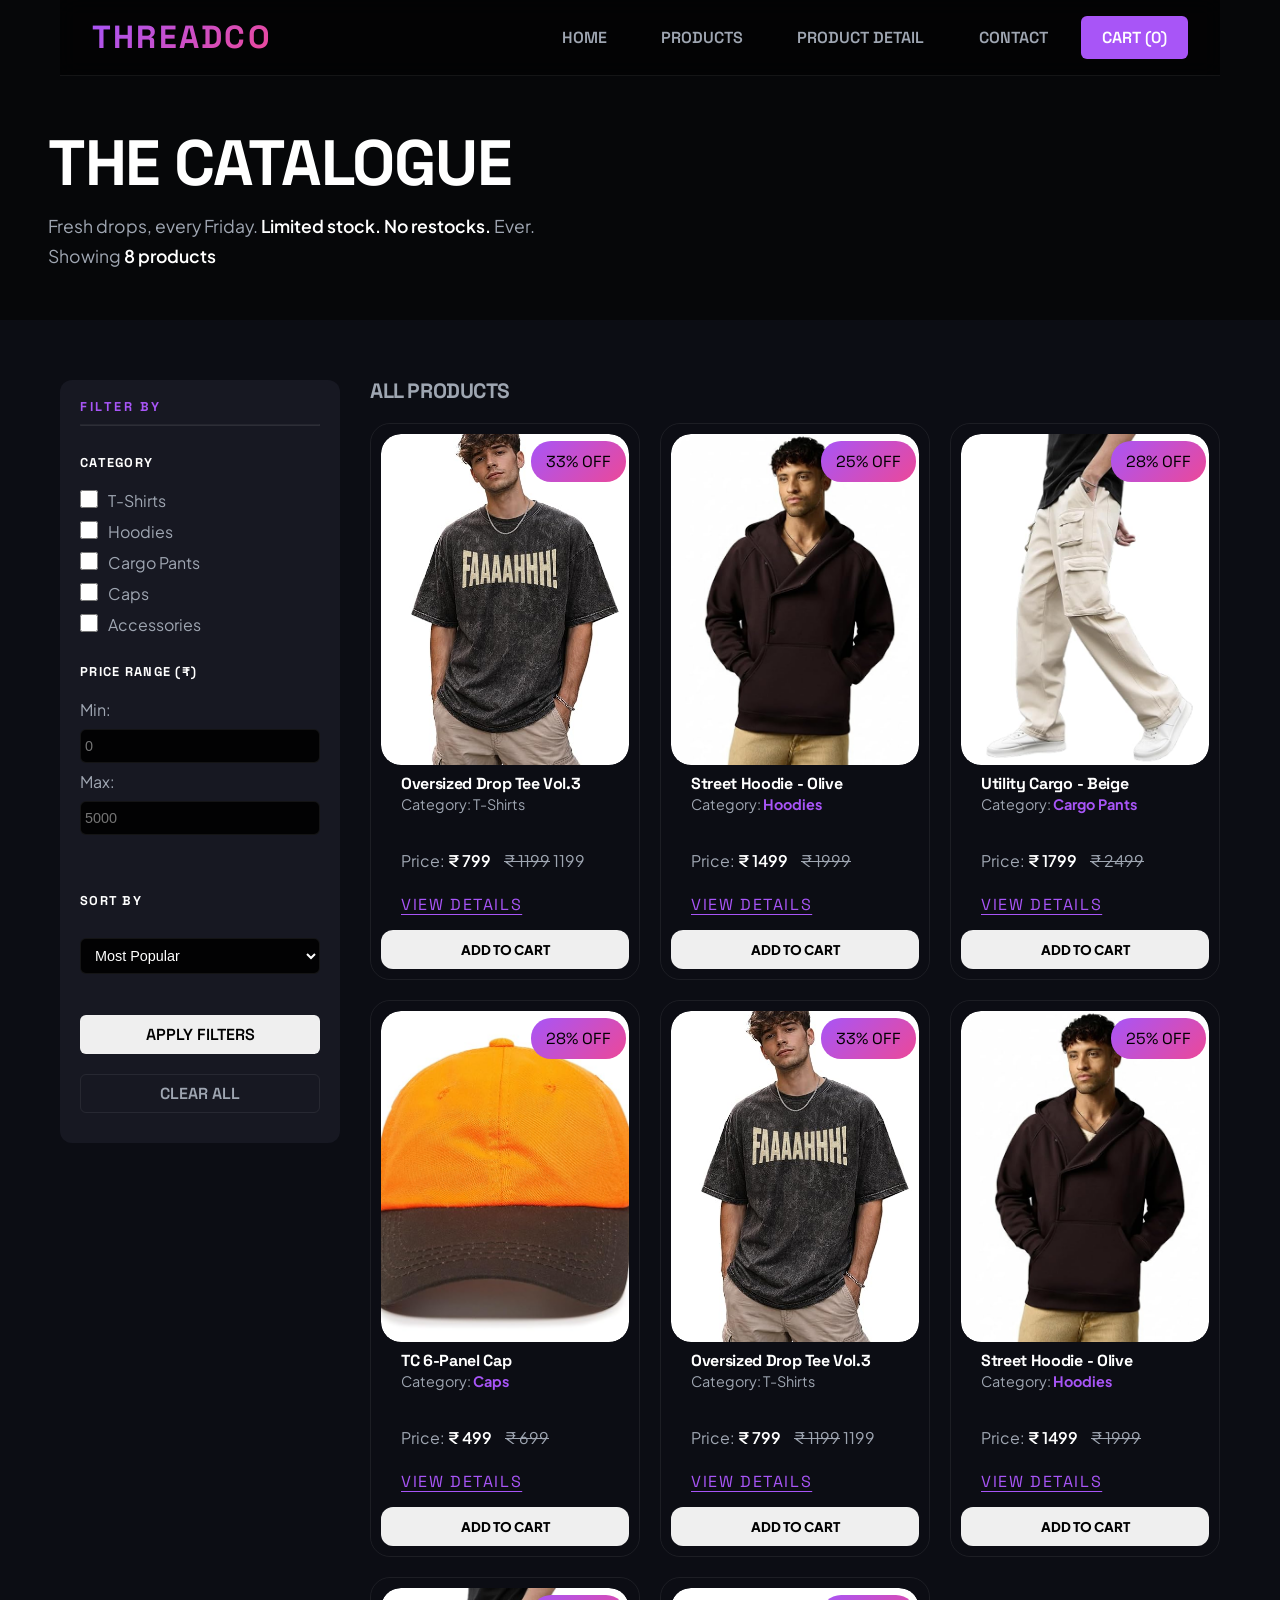
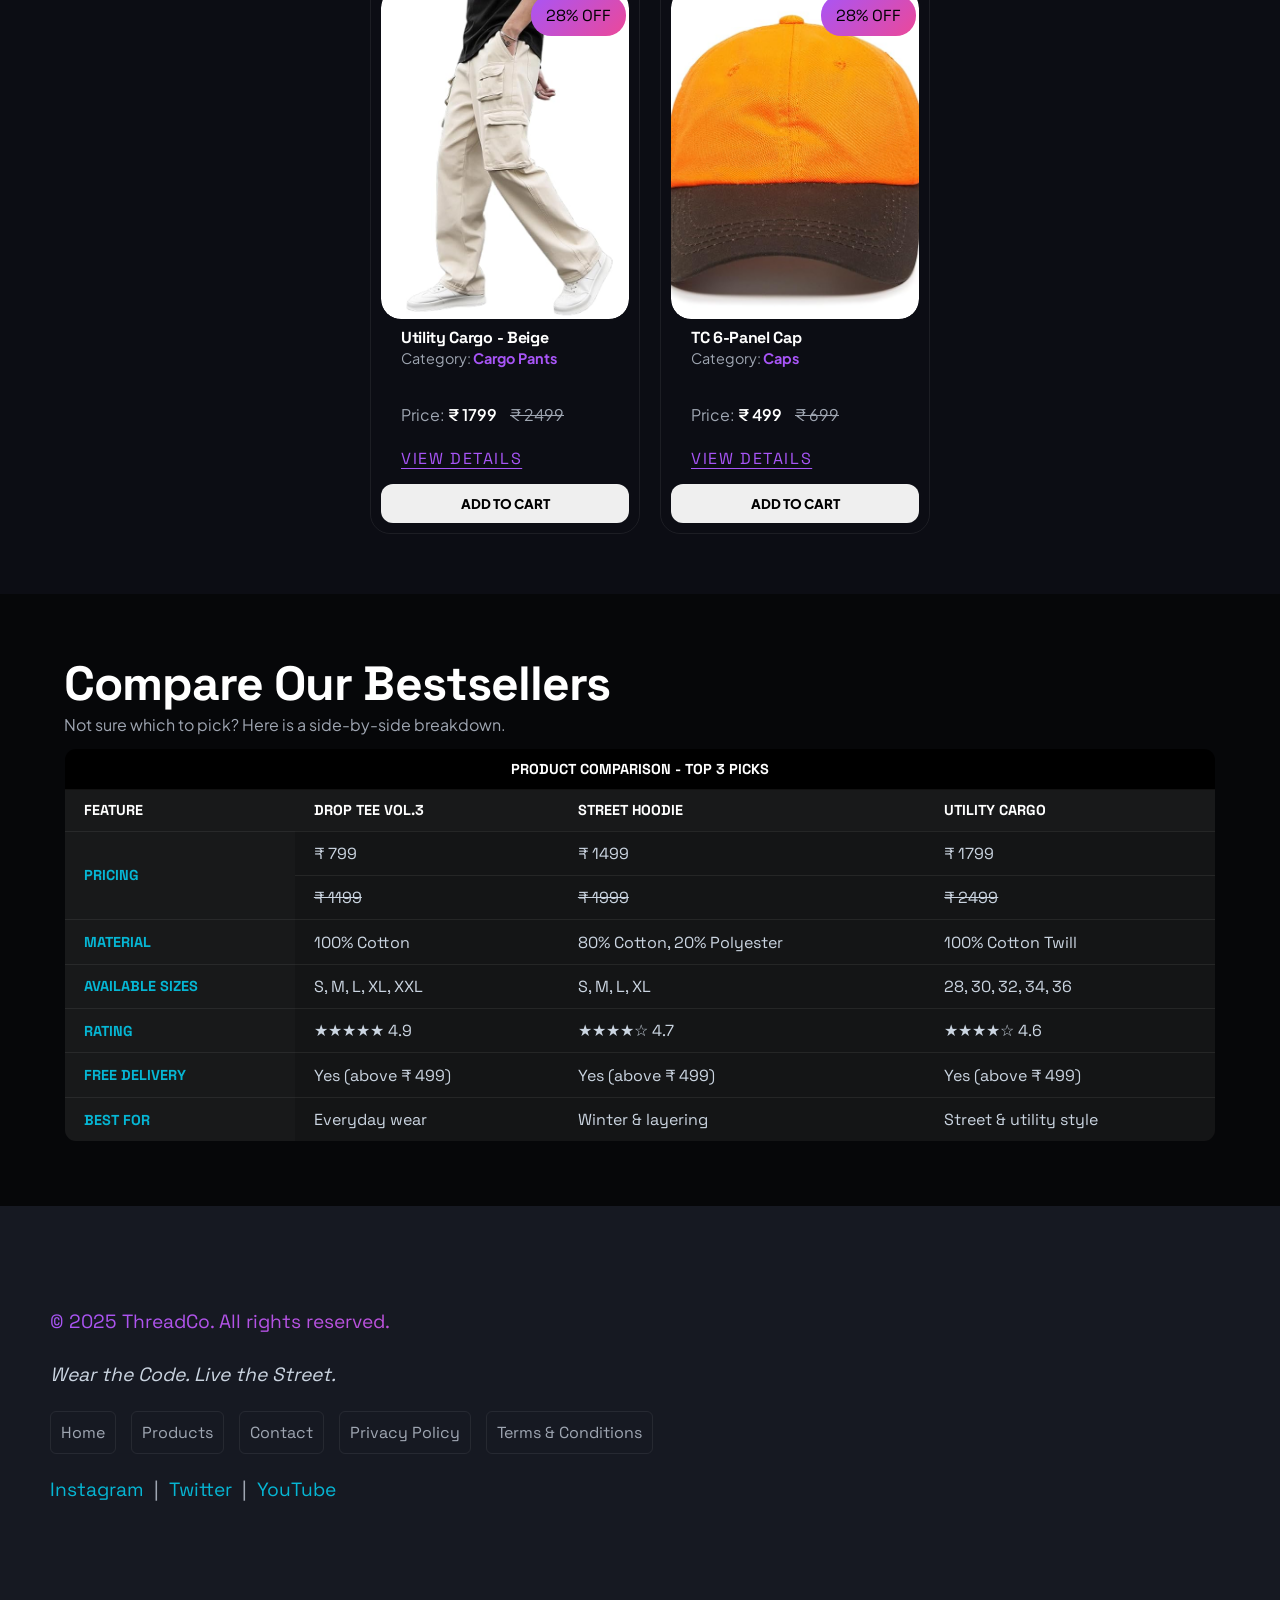
<file: product.html>
<!DOCTYPE html>
<html lang="en">

<head>
    <meta charset="UTF-8">
    <meta name="viewport" content="width=device-width, initial-scale=1.0">
    <title>ThreadCo - Wear the Code. Live the Street.</title>
    <link rel="stylesheet" href="css/style.css">
    <style>
        table,
        tr,
        td,
        th {
            border: solid 1px black;
            border-collapse: collapse;

        }
    </style>
</head>
<body>
    <header>
        <h1>ThreadCo</h1>
        <!-- <p><em>Wear the Code. Live the Street.</em></p> -->
        <nav>
            <ul>
                <li><a href="index.html">Home</a></li>
                <li><a href="product.html">Products</a></li>
                <li><a href="product _detail.html">Product Detail</a></li>
                <li><a href="contact.html">Contact</a></li>
                <li><a href="#">Cart (0)</a></li>
            </ul>
        </nav>
    </header>
    <main>
        <section id="catalogue">
            <h2>The Catalogue</h2>
            <p>Fresh drops, every Friday. <strong>Limited stock. No restocks.</strong> Ever.</strong></p>
            <p>Showing <strong>8 products</strong></p>

        </section>
        <div id="product-layout">
            <section id="sidebar">
                <h2>Filter By</h2>
                <hr>
                <h3>Category</h3>
                <ul>
                    <li>
                        <input type="checkbox" id="cat-tshirts" name="category" value="tshirts">
                        <label for="cat-tshirts">T-Shirts</label>
                    </li>
                    <li>
                        <input type="checkbox" id="cat-hoodies" name="category" value="hoodies">
                        <label for="cat-hoodies">Hoodies</label>
                    </li>
                    <li>
                        <input type="checkbox" id="cat-cargo" name="category" value="cargo">
                        <label for="cat-cargo">Cargo Pants</label>
                    </li>
                    <li>
                        <input type="checkbox" id="cat-caps" name="category" value="caps">
                        <label for="cat-caps">Caps</label>
                    </li>
                    <li>
                        <input type="checkbox" id="cat-accessories" name="category" value="accessories">
                        <label for="cat-accessories">Accessories</label>
                    </li>
                </ul>
                <h3>Price Range (&#8377;)</h3>
                <label for="price-min">Min:</label>
                <input type="number" id="price-min" name="price_min" placeholder="0" min="1">

                <label for="price-max">Max:</label>
                <input type="number" id="price-max" name="price_max" placeholder="5000" max="5000">
                <br><br>
                <h3>Sort By</h3>
                <select name="" id="">
                    <option value="popular">Most Popular</option>
                    <option value="price-low">Price: Low to High</option>
                    <option value="price-high">Price: High to Low</option>
                    <option value="newest">Newest First</option>
                </select>
                <br><br>
                <button>Apply Filters</button>
                <button>Clear All</button>
            </section>
            <section id="products">
                <h2>All Products</h2>
                <div id="grid">
                    <article>
                        <figure>
                            <img src="img/product 1.jpg" alt="">
                            <figcaption>Oversized Drop Tee Vol.3</figcaption>
                        </figure>
                        <h3>Oversized Drop Tee Vol.3</h3>
                        <p>Category: T-Shirts</p>
                        <p>Price: <strong>&#8377; 799</strong> <s>&#8377; 1199</s> 1199</p>
                        <p>
                            <mark>33% OFF</mark>
                        </p>
                        <a href="">View Details</a>
                        <button>Add to Cart</button>
                    </article>
                    <article>
                        <figure>
                            <img src="img/product 2.jpg" alt="">
                            <figcaption>Street Hoodie - Olive</figcaption>


                        </figure>
                        <h3>Street Hoodie - Olive</h3>
                        <p>Category: <span>Hoodies</span></p>
                        <p>Price: <strong>&#8377; 1499</strong> <s>&#8377; 1999</s></p>
                        <p>
                            <mark>25% OFF</mark>
                        </p>
                        <a href="">View Details</a>
                        <button>Add to Cart</button>
                    </article>
                    <article>
                        <figure>
                            <img src="img/product 3.jpg" alt="">
                            <figcaption>Utility Cargo - Beige</figcaption>

                        </figure>
                        <h3>Utility Cargo - Beige</h3>
                        <p>Category: <span>Cargo Pants</span></p>
                        <p>Price: <strong>&#8377; 1799</strong> <s>&#8377; 2499</s></p>
                        <p>
                            <mark>28% OFF</mark>
                        </p>
                        <a href="">View Details</a>
                        <button>Add to Cart</button>
                    </article>
                    <article>
                        <figure>
                            <img src="img/product 4.jpg" alt="">
                            <figcaption>TC 6-Panel Cap</figcaption>

                        </figure>
                        <h3>TC 6-Panel Cap</h3>
                        <p>Category: <span>Caps</span></p>
                        <p>Price: <strong>&#8377; 499</strong> <s>&#8377; 699</s></p>
                        <p>
                            <mark>28% OFF</mark>
                        </p>
                        <a href="">View Details</a>

                        <button>Add to Cart</button>
                    </article>
                    <article>
                        <figure>
                            <img src="img/product 1.jpg" alt="">
                            <figcaption>Oversized Drop Tee Vol.3</figcaption>
                        </figure>
                        <h3>Oversized Drop Tee Vol.3</h3>
                        <p>Category: T-Shirts</p>
                        <p>Price: <strong>&#8377; 799</strong> <s>&#8377; 1199</s> 1199</p>
                        <p>
                            <mark>33% OFF</mark>
                        </p>
                        <a href="">View Details</a>
                        <button>Add to Cart</button>
                    </article>
                    <article>
                        <figure>
                            <img src="img/product 2.jpg" alt="">
                            <figcaption>Street Hoodie - Olive</figcaption>


                        </figure>
                        <h3>Street Hoodie - Olive</h3>
                        <p>Category: <span>Hoodies</span></p>
                        <p>Price: <strong>&#8377; 1499</strong> <s>&#8377; 1999</s></p>
                        <p>
                            <mark>25% OFF</mark>
                        </p>
                        <a href="">View Details</a>
                        <button>Add to Cart</button>
                    </article>
                    <article>
                        <figure>
                            <img src="img/product 3.jpg" alt="">
                            <figcaption>Utility Cargo - Beige</figcaption>

                        </figure>
                        <h3>Utility Cargo - Beige</h3>
                        <p>Category: <span>Cargo Pants</span></p>
                        <p>Price: <strong>&#8377; 1799</strong> <s>&#8377; 2499</s></p>
                        <p>
                            <mark>28% OFF</mark>
                        </p>
                        <a href="">View Details</a>
                        <button>Add to Cart</button>
                    </article>
                    <article>
                        <figure>
                            <img src="img/product 4.jpg" alt="">
                            <figcaption>TC 6-Panel Cap</figcaption>

                        </figure>
                        <h3>TC 6-Panel Cap</h3>
                        <p>Category: <span>Caps</span></p>
                        <p>Price: <strong>&#8377; 499</strong> <s>&#8377; 699</s></p>
                        <p>
                            <mark>28% OFF</mark>
                        </p>
                        <a href="">View Details</a>

                        <button>Add to Cart</button>
                    </article>
                </div>
            </section>
        </div>
        <section id="compare-best-seller">
            <h2>Compare Our Bestsellers</h2>
            <p>Not sure which to pick? Here is a side-by-side breakdown.</p>
            <div class="scroll-table">
            <table>
                <thead>
                    <tr>
                        <th colspan="4">Product Comparison - Top 3 Picks</th>

                    </tr>
                    <tr>
                        <th>Feature</th>
                        <th>Drop Tee Vol.3 </th>
                        <th>Street Hoodie</th>
                        <th>Utility Cargo</th>

                    </tr>
                </thead>
                <tbody>
                    <tr>
                        <th rowspan="2">Pricing</th>
                        <td>&#8377; 799</td>
                        <td>&#8377; 1499</td>
                        <td>&#8377; 1799</td>
                    </tr>
                    <tr>
                        <td><s>&#8377; 1199</s></td>
                        <td><s>&#8377; 1999</s></td>
                        <td><s>&#8377; 2499</s></td>
                    </tr>
                    <tr>
                        <th>Material</th>
                        <td>100% Cotton</td>
                        <td>80% Cotton, 20% Polyester</td>
                        <td>100% Cotton Twill</td>
                    </tr>
                    <tr>
                        <th>Available Sizes</th>
                        <td>S, M, L, XL, XXL</td>
                        <td>S, M, L, XL</td>
                        <td>28, 30, 32, 34, 36</td>
                    </tr>
                    <tr>
                        <th>Rating</th>
                        <td>&#9733;&#9733;&#9733;&#9733;&#9733; 4.9</td>
                        <td>&#9733;&#9733;&#9733;&#9733;&#9734; 4.7</td>
                        <td>&#9733;&#9733;&#9733;&#9733;&#9734; 4.6</td>
                    </tr>
                    <tr>
                        <th>Free Delivery</th>
                        <td>Yes (above &#8377; 499)</td>
                        <td>Yes (above &#8377; 499)</td>
                        <td>Yes (above &#8377; 499)</td>
                    </tr>
                    <tr>

                        <th>Best For</th>
                        <td>Everyday wear</td>
                        <td>Winter &amp; layering</td>
                        <td>Street &amp; utility style</td>
                    </tr>
                </tbody>

            </table>
            </div>
        </section>
    </main>
    <footer>
        <p>&copy; 2025 ThreadCo. All rights reserved.</p>
        <p><em>Wear the Code. Live the Street.</em></p>
        <nav>
            <ul>
                <li><a href="index.html">Home</a></li>
                <li><a href="products.html">Products</a></li>
                <li><a href="contact.html">Contact</a></li>
                <li><a href="#">Privacy Policy</a></li>
                <li><a href="#">Terms &amp; Conditions</a></li>
            </ul>
        </nav>
        <p>
            <a href="https://instagram.com" target="_blank">Instagram</a>
            &nbsp;|&nbsp;
            <a href="https://twitter.com" target="_blank">Twitter</a>
            &nbsp;|&nbsp;
            <a href="https://youtube.com" target="_blank">YouTube</a>
        </p>
    </footer>
</body>

</html>
</file>
<file: css/style.css>
@import url('https://fonts.googleapis.com/css2?family=Plus+Jakarta+Sans:wght@300;400;500;600;700;800&family=Space+Grotesk:wght@400;500;600;700;800&display=swap');

* {
    margin: 0;
    padding: 0;
    box-sizing: border-box;

}

:root {
    /* Brand Theme Colors */
    --color-primary: #a855f7;
    --color-primary-glow: rgba(168, 85, 247, 0.25);
    --color-secondary: #ec4899;
    --color-secondary-glow: rgba(236, 72, 153, 0.25);
    --color-accent: #06b6d4;


    /* Base & Layout Backgrounds */
    --color-bg-base: #060709;
    --color-bg-section: #0c0d14;
    --color-bg-footer: #161922;
    --color-surface: #11131a;
    --color-surface-muted: #1e212f;


    /* Borders */
    --color-border: rgba(255, 255, 255, 0.07);


    /* Typography Text Colors */
    --white: #ffffff;
    --color-text-body: #cbd5e1;
    --color-text-muted: #9fa6b2;
    --font-display: 'Space Grotesk', sans-serif;
    --font-body: 'Plus Jakarta Sans', sans-serif;
    --radius-sm: 6px;
    --radius-md: 12px;
    --radius-lg: 20px;
    --shadow-sm: 0 4px 12px rgba(0, 0, 0, 0.5);
    --shadow-md: 0 12px 36px rgba(0, 0, 0, 0.7);
    --shadow-lg: 0 24px 64px rgba(0, 0, 0, 0.9);
    --gradient-accent: linear-gradient(135deg, var(--color-primary) 0%, var(--color-secondary) 100%);
    --gradient-secondary: linear-gradient(135deg, var(--color-accent) 0%, #3b82f6 100%);
}

html {
    font-size: 16px;
}

h1,
h2,
h3,
h4,
h5,
h6 {
    font-family: var(--font-display);
    font-weight: 700;
    line-height: 1.1;
    letter-spacing: -0.02em;
    color: var(--white);
}


h1 {
    font-size: clamp(2.4rem, 6vw, 5rem);
}

h2 {
    font-size: clamp(1.8rem, 4vw, 3rem);
}

h3 {
    font-size: clamp(1.2rem, 2.5vw, 1.75rem);
}

h4 {
    font-size: 1.125rem;
    font-weight: 600;
}

p {
    font-size: 1rem;
    line-height: 1.7;
    color: var(--color-text-muted);
}


small {
    font-size: 0.8rem;
    color: var(--color-text-muted);
}

strong {
    color: var(--white);
    font-weight: 600;
}

em {
    color: var(--color-text-body);
}

ul {
    list-style: none;
}

a {
    color: inherit;
    text-decoration: none;
    display: inline-block;
}

#gradient-text {
    background: var(--gradient-accent);
    background-clip: text;
    -webkit-background-clip: text;
    color: transparent;
    -webkit-text-fill-color: transparent;
}

body {
    background-color: var(--color-bg-base);
    font-family: var(--font-display);
    /* padding: clamp(20px,3vw,40px); */
    opacity: 1;
}

@keyframes button {
    0% {
        transform: translateY();

    }

    100% {
        transform: translateY(-10px);
    }
}

/**header**/
header {
    position: fixed;
    background-color: rgba(0, 0, 0, 0.5);
    backdrop-filter: blur(10px);
    -webkit-backdrop-filter: blur(10px);
    display: flex;
    left: 60px;
    right: 60px;
    border-bottom: solid 1px var(--color-border);
    justify-content: space-between;
    align-items: center;
    padding: 1rem 2rem;
    text-transform: uppercase;
    z-index: 100;
    flex-wrap: wrap;

}


header nav ul {
    display: flex;
    gap: 0.8rem;
    flex-wrap: wrap;
    justify-content: center;
}

header h1 {
    font-size: 2rem;
    letter-spacing: 0.07em;
    background: var(--gradient-accent);
    background-clip: text;
    -webkit-background-clip: text;
    color: transparent;
    -webkit-text-fill-color: transparent;

}

header nav a {
    font-family: var(--font-display);
    color: var(--color-text-muted);
    padding: 0.7rem 1.3rem;
    border-radius: var(--radius-sm);
    font-weight: 600;
    text-wrap: nowrap;
}

header nav a:hover {
    background-color: rgba(32, 31, 31, 0.605);
    color: var(--white);

}

header nav li:last-child a {
    background-color: var(--color-primary);
    color: var(--white);
}

header nav li:last-child a:hover {
    background-color: var(--color-secondary);

}


/***main***/
main {
    padding-top: 80px;
}

/**********herosection*********/
#hero {
    padding: 40px 50px;
    min-height: 90vh;
    display: flex;
    justify-content: space-between;
    align-items: center;
    gap: 30px;
    overflow: hidden;
}

/***(hero)left-section****/
.left-hero {
    display: flex;
    flex-direction: column;
    justify-content: left;
    max-width: 84vw;
    padding: 0 2rem;
    flex: 1;
}

.left-hero h2 {
    font-size: clamp(2rem, 6vw, 5rem);
    margin-bottom: 1.3rem;
    text-transform: uppercase;
}

#hero p {
    font-size: clamp(1rem, 1.3vw, 1.8rem);
    font-family: var(--font-body);

}


#ctn-hero {
    display: flex;
    gap: 1em;
    margin-top: 2rem;

}

#ctn-hero a {
    padding: 1rem 2rem;
    color: white;
    text-transform: uppercase;
    border-radius: var(--radius-sm);
    font-weight: 700px;
    color: var(--white);

}

.btn1 {
    border: solid 1px transparent;
    background: var(--gradient-accent);
    transition: all 0.5s linear 0s;

}

.btn1:hover {
    box-shadow: 0 8px 20px rgba(223, 71, 190, 0.506);
    background: linear-gradient(135deg, #a54ef7 0%, #f2459b 100%);
    transform: translateY(-8px);

}

.btn2 {
    border: 2px solid rgba(104, 104, 104, 0.926);
    transition: all 0.5s linear 0s;
}

.btn2:hover {
    background-color: rgba(255, 255, 255, 0.07);
    border-color: var(--white);
    transform: translateY(-8px);
}

/****(hero) right-sectionn*****/
.right-hero {
    min-width: 220px;
    display: flex;
    position: relative;
    flex: 1;
    align-items: center;
    justify-content: center;
    height: 500px;
    position: relative;
    z-index: 1;
}


.right-hero-img {
    max-width: 320px;
    height: auto;
    overflow: hidden;
    object-fit: cover;
    border-radius: var(--radius-lg);
    box-shadow: var(--shadow-md);
    animation: move 2s infinite alternate;
    aspect-ratio: 3/4;
    z-index: 1;
}


.right-hero img {
    max-width: 100%;
    height: auto;
    display: block;
}

.right-hero img:hover {
    border: 1px solid var(--color-primary);
    box-shadow: var(--shadow-lg);
}

@keyframes move {
    0% {
        transform: translateY(0px);
    }

    100% {
        transform: translateY(16px);
    }
}

.glow {
    width: 400px;
    height: 400px;
    border-radius: 50%;
    position: absolute;
    filter: blur(50px);
    opacity: .5;
    z-index: -1;
    animation: glows 2s infinite alternate;
}

@keyframes glows {
    0% {
        transform: scale(1);
    }

    100% {
        transform: scale(1.1);
    }
}

.circle1 {
    top: 0%;
    left: -2%;
    background-color: var(--color-primary);

}

.circle2 {
    bottom: 0%;
    right: 8%;
    background-color: var(--color-secondary);

}

/**********week-drop**********/

#week-drop {
    background-color: #0C0D14;
    padding: 80px 60px;
}

article {
    position: relative;
}

#week-drop h2 {
    text-transform: uppercase;
}

#week-drop>p {
    font-family: var(--font-body);
    margin: 1rem 0;
}

.cards {
    display: flex;
    flex-wrap: wrap;
    align-items: center;
    gap: 20px;

}

article {
    flex: 1 1 280px;
    display: flex;
    flex-direction: column;
    overflow: hidden;
    padding: 10px;
    border-radius: var(--radius-lg);
    overflow: hidden;
    border: 1px solid var(--color-border);
    transition: all 0.5s linear 0s;
}

figure {
    overflow: hidden;
    aspect-ratio: 3/4;

    border-radius: var(--radius-lg);
}

figure figcaption {
    display: none;
}



figure img {
    height: 100%;
    width: 100%;
    object-fit: cover;
    border-radius: var(--radius-lg);
    transition: all 0.5s linear 0s;

}

article h3 {
    padding: 10px 20px 0;
    font-size: 1rem;
    font-weight: 900;
}

article p:nth-of-type(1) {
    padding: 0 0 10px 20px;
    font-family: var(--font-body);
    font-size: 0.9rem;
}

article p:nth-of-type(1) span {
    color: var(--color-primary);
    font-weight: 700;
}

article p:nth-of-type(2) {
    padding: 20px;
    font-size: 1rem;
    font-family: var(--font-body);

}

article p:nth-of-type(2) s {
    padding-left: 10px;

}

article p:nth-of-type(3) mark {
    position: absolute;
    padding: 7px 15px;
    background: var(--gradient-accent);
    border-radius: var(--radius-lg);
    top: 3%;
    right: 5%;
}

article a {
    color: var(--color-primary);
    padding: 0 20px 15px;
    text-decoration: underline;
    letter-spacing: 0.1rem;
    text-transform: uppercase;
    font-size: 1rem;
    text-underline-offset: 4px;
}

article a:hover {
    color: var(--color-secondary);
}

article button {
    padding: 11px 0;
    border-radius: var(--radius-md);
    font-weight: 900;
    text-transform: uppercase;
    font-family: var(--font-body);
    border: none;

}

article button:hover {
    background: var(--gradient-accent);
    color: white;
}

article:hover {
    border: solid 1px var(--color-primary);
    box-shadow: 0 10px 10px var(--color-primary-glow);
    transform: translateY(-11px);
}

article:hover img {
    transform: scale(1.1);
}

/******Best-seller*******/

#best-seller {
    padding: 4rem 4rem;
}

#best-seller h2 {
    text-transform: uppercase;
    margin-bottom: 0.9rem;
}

table {
    color: white;
    width: 100%;
    overflow: scroll;
    border-radius: var(--radius-md);
    border-collapse: collapse;
    overflow: hidden;

}

table th[colspan="5"] {
    background: var(--gradient-accent);
    padding: 0.7rem 1rem;
    text-transform: uppercase;
    letter-spacing: 0.1em;
    font-size: 1.1rem;
    text-align: center;
}

table th {
    padding: 0.7rem 1.2rem;
    text-align: left;
    background-color: rgba(255, 255, 255, 0.07);
    text-transform: uppercase;
    font-size: 0.9rem;
}

table td {
    padding: 0.7rem 1.2rem;
    font-family: var(--font-display);
    color: var(--color-text-body);
    border-top: var(--color-border);
    background-color: rgba(30, 30, 30, 0.605);
}

table tr:hover td {
    background-color: rgba(255, 255, 255, 0.07);

}


#best-seller table tr:hover td:first-child {
    color: var(--color-secondary);
}

/*********why-threadco**********/

#why-thredco {
    padding: 4rem 4rem;
}


#why-thredco h2 {
    text-transform: uppercase;
    margin-bottom: 0.9rem;
}

#why-thredco p {
    font-family: var(--font-body);
    margin: 0.6rem 0;
}

#why-thredco ul {
    display: flex;
    flex-wrap: wrap;
    gap: 30px;
    color: white;
    margin: 1rem 0;
}


#why-thredco ul li {
    flex: 1 1 240px;
    background: var(--color-bg-footer);
    padding: 1.2rem;
    border-radius: var(--radius-md);
    border: solid 1px var(--color-border);
}

#why-thredco ul li {
    flex: 1 1 234px;
    background: var(--color-bg-footer);
    padding: 1.2rem;
    border-radius: var(--radius-md);
    border: solid 1px var(--color-border);
    border-left: 10px solid var(--color-secondary);
    font-family: var(--font-display);
    color: var(--color-text-muted);
    font-size: 0.9rem;
    margin-bottom: 30px;
}

#why-thredco ul li:hover {
    border-left: 10px solid var(--color-primary);
}

#why-thredco ul li strong {
    display: block;
    font-family: var(--font-display);
    margin: 0.4rem;
    font-size: 1.2rem;

}

#why-thredco dl {
    padding-top: 20px;
    border-top: solid 1px var(--color-border);
    margin: 0.4rem;
    color: white;
    display: flex;
    flex-wrap: wrap;
    gap: 10px;

}

#why-thredco dl section dt {
    color: var(--color-accent);
    font-family: var(--font-display);
    margin-bottom: 0.7rem;
    text-transform: uppercase;
}



#why-thredco dl section {

    flex: 1 1 270px;
    border: 1px solid var(--color-border);
    padding: 1.2rem;
    border-radius: var(--radius-md);

}

#why-thredco dl section:hover {


    background: var(--color-bg-footer);
    border: solid 1px var(--color-primary);
}


/********get-early********/


#get-early {
    padding: 50px 30px;
    background: var(--color-bg-footer);
    text-align: center;
    margin: 35px 0;
}

#get-early h2 {
    text-transform: uppercase;
    padding: 15px 0;
}

#get-early p {
    font-family: var(--font-body);
    margin: auto;
    margin-bottom: 10px;
    font-weight: 700;
    max-width: 520px;
    font-size: 1rem;
}

#get-early form button {
    padding: 0 12px;
}

#get-early form {
    margin: auto;
    display: flex;
    max-width: 520px;
    border: solid 1px var(--color-border);
    border-radius: var(--radius-sm);
    overflow: hidden;
}

#get-early label {
    display: none;
}

#get-early input[type="email"] {
    flex: 1;
    padding: 14px 30px;
    background: transparent;
    border: none;
    outline: none;
    color: white;
    font-family: var(--font-body);
    font-size: 1.2rem;
    background-color: rgba(50, 50, 50, 0.305);
}

#get-early input[type="email"]::placeholder {
    font-size: 1.2rem;
}

#get-early form button {
    font-family: var(--font-display);
    letter-spacing: .1rem;
    background: var(--gradient-accent);
    text-transform: uppercase;
    padding: 20px 10px;
    border: none;
    overflow: hidden;
    font-weight: 900;
}

#get-early form button:hover {
    background: var(--color-primary);
    color: var(--white);
}

#get-early small {
    font-family: var(--font-display);
    margin: 15px 0;
}

/* #get-early form label{
    display: none;
}

#get-early form input{
     height: 5vh;
    width: 16vw;
} */


/*********footer*********/


footer {
    background-color: var(--color-bg-footer);
    padding: 80px 50px;
}

footer h3 {
    text-transform: uppercase;
    background: var(--gradient-accent);
    background-clip: text;
    color: transparent;
    letter-spacing: 0.2rem;
    margin-bottom: 10px;
}

footer p {
    font-size: 1.2rem;
    font-family: var(--font-display);
    margin:20px 0  ;
   
   
}
footer p:nth-of-type(1) {
    background:var(--gradient-accent);
    background-clip: text;
    color: transparent;
     -webkit-background-clip: text; 
       -webkit-text-fill-color: transparent; 
}
footer nav ul {
    display: flex;
    gap: 15px;
    flex-wrap: wrap;
     margin-bottom:20px   ;
}

footer nav ul li {
    border: solid 1px var(--color-border);
    border-radius: var(--radius-sm);
    padding: 10px 10px;
    color: #9fa6b2;


}

footer nav ul li:hover {
    border: 1px solid var(--color-primary);

}

footer p a {
    color: var(--color-accent);
}

footer p a:hover {
    color: var(--color-secondary);
}






/*********Products.html********/

#catalogue {
    padding: clamp(20px, 5vw, 48px);
}

#catalogue h2 {
    text-transform: uppercase;
    font-size: 4rem;
    margin-bottom: 14px;
}

#products h2 {
    text-transform: uppercase;
    color: var(--color-text-muted);
    font-size: 1.3rem;
    padding-bottom: 20px;
}

#catalogue p {
    font-family: var(--font-body);
    font-size: 1.1rem;
}

#product-layout {
    display: grid;
    grid-template-columns: 280px 1fr;
    gap: 30px;
    background-color: var(--color-bg-section);
    padding: 60px;
    position: relative;
    align-items: start;
}

#sidebar {
    padding: 20px;
    position: sticky;
    height: auto;
    background-color: #171822;
    border-radius: var(--radius-md);
    top: 98px;
}

#sidebar h2 {
    text-transform: uppercase;
    color: var(--color-primary);
    letter-spacing: .2em;
    font-size: 0.8rem;
    padding-bottom: 10px;

}

#sidebar hr {
    opacity: 0.1;
    height: 0.5px;


}

#sidebar h3 {
    padding-top: 30px;
    padding-bottom: 20px;
    padding-bottom: 20px;
    text-transform: uppercase;
    font-size: 0.8rem;
    letter-spacing: .1em;
    color: var(--white);
}

#sidebar ul {
    display: flex;
    flex-direction: column;
    gap: 10px;
    color: var(--color-text-muted);
    font-family: var(--font-body);
}

#sidebar input[type="checkbox"] {
    accent-color: var(--color-primary);
    width: 18px;
    height: 18px;
    cursor: pointer;
}

#sidebar ul li {
    display: flex;
    gap: 10px;

}

#sidebar label {
    cursor: pointer;
    color: var(--color-text-muted);
    font-family: var(--font-body);
}

#sidebar input[type="number"] {
    width: 100%;
    margin: 8px 0;
    padding: 8px 4px;
    background-color: rgba(0, 0, 0, 0.9);
    border: 1px solid var(--color-border);
    border-radius: var(--radius-sm);
    outline: none;
    color: white;
    font-size: 0.9rem;
}

#sidebar input[type="number"]:focus {
    border-color: var(--color-primary);
}

#sidebar select {
    width: 100%;
    margin: 10px 0;
    padding: 8px 10px;
    background-color: rgba(0, 0, 0, 0.9);
    border: 1px solid var(--color-border);
    border-radius: var(--radius-sm);
    outline: none;
    color: white;
    font-size: 0.9rem;
}

#sidebar button {
    width: 100%;
    margin: 10px 0;
    padding: 8px 10px;
    border: 1px solid var(--color-border);
    font-size: 1rem;
    font-family: var(--font-display);
    text-transform: uppercase;
    border-radius: var(--radius-sm);
    font-weight: 600;
    cursor: pointer;
}

#sidebar button:nth-of-type(2) {

    background-color: transparent;
    color: var(--color-text-muted);

}

#products #grid {
    display: grid;
    grid-template-columns: repeat(auto-fill, minmax(250px, 1fr));
    gap: 20px;
}

#compare-best-seller {
    padding: 4rem 4rem;
}

#compare-best-seller p {
    font-size: 1rem;
    font-family: var(--font-body);
    margin-bottom: 10px;
}

#compare-best-seller thead tr:nth-of-type(1) th {
    background-color: black;
    text-align: center;
    color: var(--white);
}

#compare-best-seller thead tr:nth-of-type(2) th,
#compare-best-seller tbody tr th {
    color: var(white);
}

#compare-best-seller thead tr th,
#compare-best-seller tbody tr td {
    border: none;
}

#compare-best-seller tbody tr th:nth-child(1) {
    color: var(--color-accent);
    border: 1px solid var(--color-border);
    border: none;
}

#compare-best-seller table tr {
    border: 1px solid var(--color-border);
}

main nav {
    color: var(--color-text-muted);
    font-size: 0.8rem;
    padding: 20px 30px;
    font-family: var(--font-body);
}

main nav a {
    color: var(--color-primary);
}

nav[aria-label="breadcrumb"] a:hover {
    color: var(--color-secondary);
}

#product-detail {
    display: flex;
    padding: 40px 30px;
    flex-wrap: wrap;
    justify-content: center;
    gap: 40px;
    align-items: center;

}

#product-detail figure {
    flex: 0 0 50%;
}

#product-detail .product-detail-left {
    flex: 1;
}

.product-detail-left h2 {
    text-transform: uppercase;
    margin-bottom: 20px;

}

.product-detail-left p {
    text-transform: uppercase;

}

.product-detail-left p {
    font-family: var(--font-body);
    font-size: 1.05rem;
}

.product-detail-left p:nth-of-type(2) {
    display: flex;
    align-items: center;
    gap: 15px;
    margin: 40px 0 20px 0;
}

.product-detail-left mark {
    background: var(--gradient-accent);
    padding: 5px 16px;
    border-radius: var(--radius-lg);
    color: var(--white);
    font-family: var(--font-display);
    font-weight: 600;
    font-size: 0.8rem;
}

.product-detail-left p:nth-of-type(2) strong {
    font-size: 2.5rem;
    font-family: var(--font-display);

}

.product-detail-left p:nth-of-type(3) {
    color: var(--color-text-muted);

}

.product-detail-left label {
    display: block;
    color: white;
    text-transform: uppercase;
    font-family: var(--font-display);
    letter-spacing: 0.1em;
    font-size: 0.9rem;
}

.product-detail-left a {
    margin-left: 10px;
    font-family: var(--font-body);
    text-decoration: underline;
    color: var(--color-accent);
    font-size: 0.9rem;
    text-underline-offset: 4px;
}


.product-detail-left input[type="number"],
.product-detail-left select {
    background-color: rgba(255, 255, 255, 0.07);
    border: 1px solid var(--color-border);
    outline: none;
    padding: 10px 20px;
    margin: 10px 0;
    width: 48%;
    color: var(--white);
    border-radius: var(--radius-sm);
}

.product-detail-btns {
    display: flex;
    gap: 10px;

}

.product-detail-btns button {
    padding: 10px;
    font-size: 1.1rem;
    text-transform: uppercase;
    font-family: var(--font-display);
    border: none;
    border-radius: var(--radius-sm);
    color: white;
    font-weight: 500;
}

.product-detail-btns button:nth-of-type(1) {
    flex: 1.5;
    background: var(--gradient-accent);
    color: var(--white);
}

.product-detail-btns button:nth-of-type(2) {
    flex: 1;
    background-color: transparent;
    color: var(white);
    border: 1px solid var(--white);
}

.product-detail-btns button:nth-of-type(2):hover {
    background-color: var(--white);
    color: black;
    border: 1px solid var(--white);
}

.product-detail-left ul {
    color: white;
    display: flex;
    flex-direction: column;
    gap: 10px;
    padding: 30px;
    border: 1px solid var(--color-border);
    border-left: 3px solid var(--color-accent);
    background-color: var(--color-surface);
    border-radius: var(--radius-md);
    margin-top: 40px;
}

.product-detail-left ul li {
    color: var(--color-text-muted);
    font-family: var(--font-body);
}

#sizeGuide {
    padding: 70px;
    background-color: var(--color-bg-section);
}

#sizeGuide h2 {
    text-transform: uppercase;
    margin: 10px 0;
}

#sizeGuide p {
    font-family: var(--font-body);
}

#sizeGuide table {
    border-collapse: collapse !important;
    margin-top: 40px;
}

#sizeGuide table caption {
    color: var(--color-text-muted);
    margin-bottom: 10px;
    font-family: var(--font-body);
    font-size: 0.9rem;
}

#sizeGuide table tr:nth-of-type(1) th {
    background-color: black;
    color: white;
    text-align: center;
}

#size-chart table tr:nth-of-type(2) th {
    color: white;
}


#size-chart table tr th,
#size-chart table tr td {
    background-color: #11141B;
}

#size-chart table tr:hover th,
#size-chart table tr:hover td {
    background-color: #11141b81;
}

#product-details {
    padding: 70px;
    display: flex;
    flex-direction: column;
    align-items: flex-start;
}

#product-details dl {
    display: flex;
    flex-direction: column;
    gap: 10px;

}

#product-details div {
    display: flex;
    border-top: solid 1px var(--color-border);
    gap: 10px;
    padding: 8px 0;
    margin-top: 10px;
    align-items: center;
    flex-wrap: wrap;

}

#product-details dt {
    color: var(--color-text-muted);
    flex: 1 1 100px;
    font-family: var(--font-display);
}

#product-details dd {
    color: var(--color-text-muted);
    flex: 2;
    color: var(--white);
    font-family: var(--font-body);
}

#customer-reviews {
    background-color: var(--color-bg-section);
    padding: 80px 40px;
}

#customer-reviews h2 {
    text-transform: uppercase;
    padding: 10px 0;
}

#customer-reviews p {
    font-family: var(--font-body);
    color: white;
    font-size: 1.1rem;
}

.customer-reviews-details {
    display: flex;
    gap: 20px;
    margin: 20px 0;
    flex-wrap: wrap;
}

.customer-reviews-details article {
    flex: 1;
    border-radius: var(--radius-sm);
    border: 1px solid var(--color-border);
    background-color: var(--color-surface);
    padding: 30px;
}

.customer-reviews-details article p:nth-of-type(1) {
    color: #F59E0D;
}

#might-also-like {
    padding: 40px 30px;
}

#might-also-like h3 {
    padding: 30px 0;
}

.also-like-items {
    display: flex;
    gap: 20px;
    flex-wrap: wrap;
}

.also-like-items article {
    flex: 1;
    border: 1px solid var(--color-border);
    padding: 10px;
    border-radius: var(--radius-lg);
    background-color: var(--color-surface);
}

.also-like-items article figure {
    aspect-ratio: 1;
}

/*** contact****/

.get-in-touch {
    padding: 140px 70px;
}

.get-in-touch h2 {
    font-size: clamp(2rem, 6vw, 5rem);
    text-transform: uppercase;
}

.get-in-touch p {
    font-size: clamp(1rem, 1.3vw, 1.8rem);
    font-family: var(--font-body);
}

#contact-feild {
    display: flex;
    gap: 20px;
    padding: 100px 70px;
    background: var(--color-bg-section);
    position: relative;
}

#contact-feild #send-us-message {
    flex: 1;
    padding-top: 80px;
}

/* 
#contact-feild #our-details {
    flex: 0 0 360px;

} */


#send-us-message h2,
#our-details h2 {
    font-size: 1.5rem;
    text-transform: uppercase;
}

#contact-feild fieldset {
    border: solid 1px var(--color-border);
    border-radius: var(--radius-sm);
    background-color: var(--color-surface);
    margin-top: 20px;
    padding: 30px;
}

#contact-feild fieldset legend {
    color: var(--color-primary);
}

#contact-feild fieldset label {
    display: block;
    color: var(--white);
    text-transform: uppercase;
    font-family: var(--font-display);
    font-size: 0.8rem;
    padding: 20px 0 10px;
}

#contact-feild fieldset input[type="text"],
#contact-feild fieldset input[type="email"],
#contact-feild fieldset input[type="tel"],
#contact-feild fieldset select,
#contact-feild fieldset textarea {
    width: 100%;
    border-radius: var(--radius-sm);
    border: 1px solid var(--color-border);
    background-color: rgba(0, 0, 0, 0.5);
    padding: 20px 10px;
    font-size: 0.9rem;
    color: white;
    outline: none;
}

#send-us-message input:focus,
#send-us-message select:focus,
#send-us-message textarea:focus {
    border-color: var(--color-primary);
}

#send-us-message small {
    display: block;
    font-family: var(--font-body);
    padding-top: 5px;
}

#send-us-message input:focus,
#send-us-message select:focus,
#send-us-message textarea:focus {
    border-color: var(--color-primary);
}

#send-us-message input[type="file"] {
    color: var(--color-text-muted);
}

.consent {
    display: flex;
    align-items: center;
    gap: 10px;
    margin: 20px 0;

}

.consent input {
    width: 20px;
    height: 20px;
    accent-color: var(--color-primary);
}

.consent label {
    padding: 0 !important;
}

.contact-btns {
    display: flex;
    margin: 40px 0;
    gap: 10px;
}

.contact-btns button {
    padding: 10px 20px;
    border-radius: var(--radius-sm);
    outline: none;
    border: 1px solid var(--color-border);
    font-family: var(--font-display);
    text-transform: uppercase;
    font-weight: 500;

}

.contact-btns button:first-child {

    background: var(--gradient-accent);
    color: white;
    border: none;
}

.contact-btns button:last-child {

    color: var(--color-text-muted);
    background: none;
}

#our-details {
    position: sticky;
    top: 100px;
    align-self: start;
}

#our-details address {
    background-color: var(--color-surface);
    padding: 40px;
    border: 1px solid var(--color-border);
    border-left: 3px solid var(--color-primary);
    color: white;
    margin: 30px 0;
    border-radius: var(--radius-md);
    font-style: normal;
    font-family: var(--font-body);
    color: var(--color-text-muted);
    flex-wrap: wrap;
}


#our-details address strong {
    font-size: 1.3rem;
    font-family: var(--font-display);
    margin-bottom: 20px;
    display: inline-block;
}

#our-details address a {
    color: var(--color-accent);
    text-decoration: underline;
    text-underline-offset: 5px;
    margin-bottom: 10px;
    display: inline-block;
}

#our-details address a:hover {
    color: var(--color-secondary);
}

#our-details div:first-of-type {
    margin-top: 50px;
    margin-bottom: 30px;
}

#our-details div:first-of-type h3,
#our-details div:last-of-type h3 {
    font-size: 0.8rem;
    padding-bottom: 7px;
    color: var(--color-text-muted);
    letter-spacing: .1em;
    text-transform: uppercase;
}

#our-details div:last-of-type ul {
    display: flex;
    flex-direction: column;
    gap: 10px;
}

#our-details div:last-of-type ul li {
    border: 1px solid var(--color-border);
    border-radius: var(--radius-sm);
    padding: 15px 25px;
    font-family: var(--font-body);
    background-color: var(--color-surface);
    color: var(--white);

}

#our-details div:last-of-type ul li:hover {
    color: var(--white);
    border-color: var(--color-primary);
}

#common-questions {

    padding: 80px 40px;
}

#common-questions h2 {
    text-transform: uppercase;

}

#common-questions p {
    color: var(--color-text-muted);
    margin-top: 30px;
}


#common-questions details {
    font-family: var(--font-body);
    border-top: 1px solid var(--color-border);
    padding: 30px 0;
    list-style: none;
}

#common-questions details[open] summary {
    color: var(--color-primary);
}

#common-questions details:last-of-type {

    border-bottom: 1px solid var(--color-border);

}

#common-questions details summary {
    color: var(--white);
    list-style: none;
    display: flex;
    justify-content: space-between;
}


#common-questions details summary::after {
    content: "+";
    font-size: 2rem;
    font-weight: 500;
    transition: all 0.1s linear;
}

#common-questions details[open] summary::after {
    color: var(--color-secondary);
    transform: rotate(45deg);
}

#common-questions p {
    padding-top: 30px;
    width: 100%;
    max-width: 900px;
}

@media (max-width:1200px) {
    header {
        left: 0;
        right: 0;

    }

    #hero {
        flex-direction: column;
        text-align: center;
    }

    #hero .left-hero {
        justify-content: center;
        align-items: center;
    }
}

@media (max-width:992px) {
    header {
        flex-direction: column;
        font-size: 0.9rem;
        gap: 10px;
    }

    header nav a {
        padding: 0.35rem 0.8rem;
    }
}


@media (max-width: 768px) {

    header {
        position: static;

    }

    main {
        padding-top: 0;
    }

    .scroll-table {
        overflow-x: scroll;

    }

    #best-seller {
        padding: 4rem 1rem;
    }

    #sidebar {
        position: static;
        width: 100%;
    }

    #product-layout {
        display: flex;
        flex-direction: column;
        padding: 20px 10px;
    }

    #compare-best-seller {
        padding: 4rem 1rem;
    }

    #sizeGuide {
        padding: 70px 10px;
    }

    #product-details {
        padding: 80px 10px;
    }

    #customer-reviews {
        padding: 80px 10px;
    }

    .customer-reviews-details {
        flex-direction: column;
    }

    #might-also-like {
        padding: 40px 10px;
    }

    .also-like-items {
        flex-direction: column;
    }

    .get-in-touch {
        padding: 80px 20px;
    }

    #contact-feild {
        flex-direction: column;
        padding: 20px;
    }

    #contact-feild #send-us-message {

        padding-top:30px;
    }

    .contact-btns {
        flex-direction: column;
    }

    #our-details section {
        flex: 1;
    }

    #our-details {
        position: static;
        width: 100%;
    }

}

@media (max-width : 480px) {

    header {
        padding: 0.7rem 1.3rem;
    }

    #ctn-hero {
        flex-direction: column;
    }

    #week-drop {
        padding: 40px 10px;
    }

    #get-early form {
        flex-direction: column;
    }

    body {
        padding: 0;
    }

}
</file>
